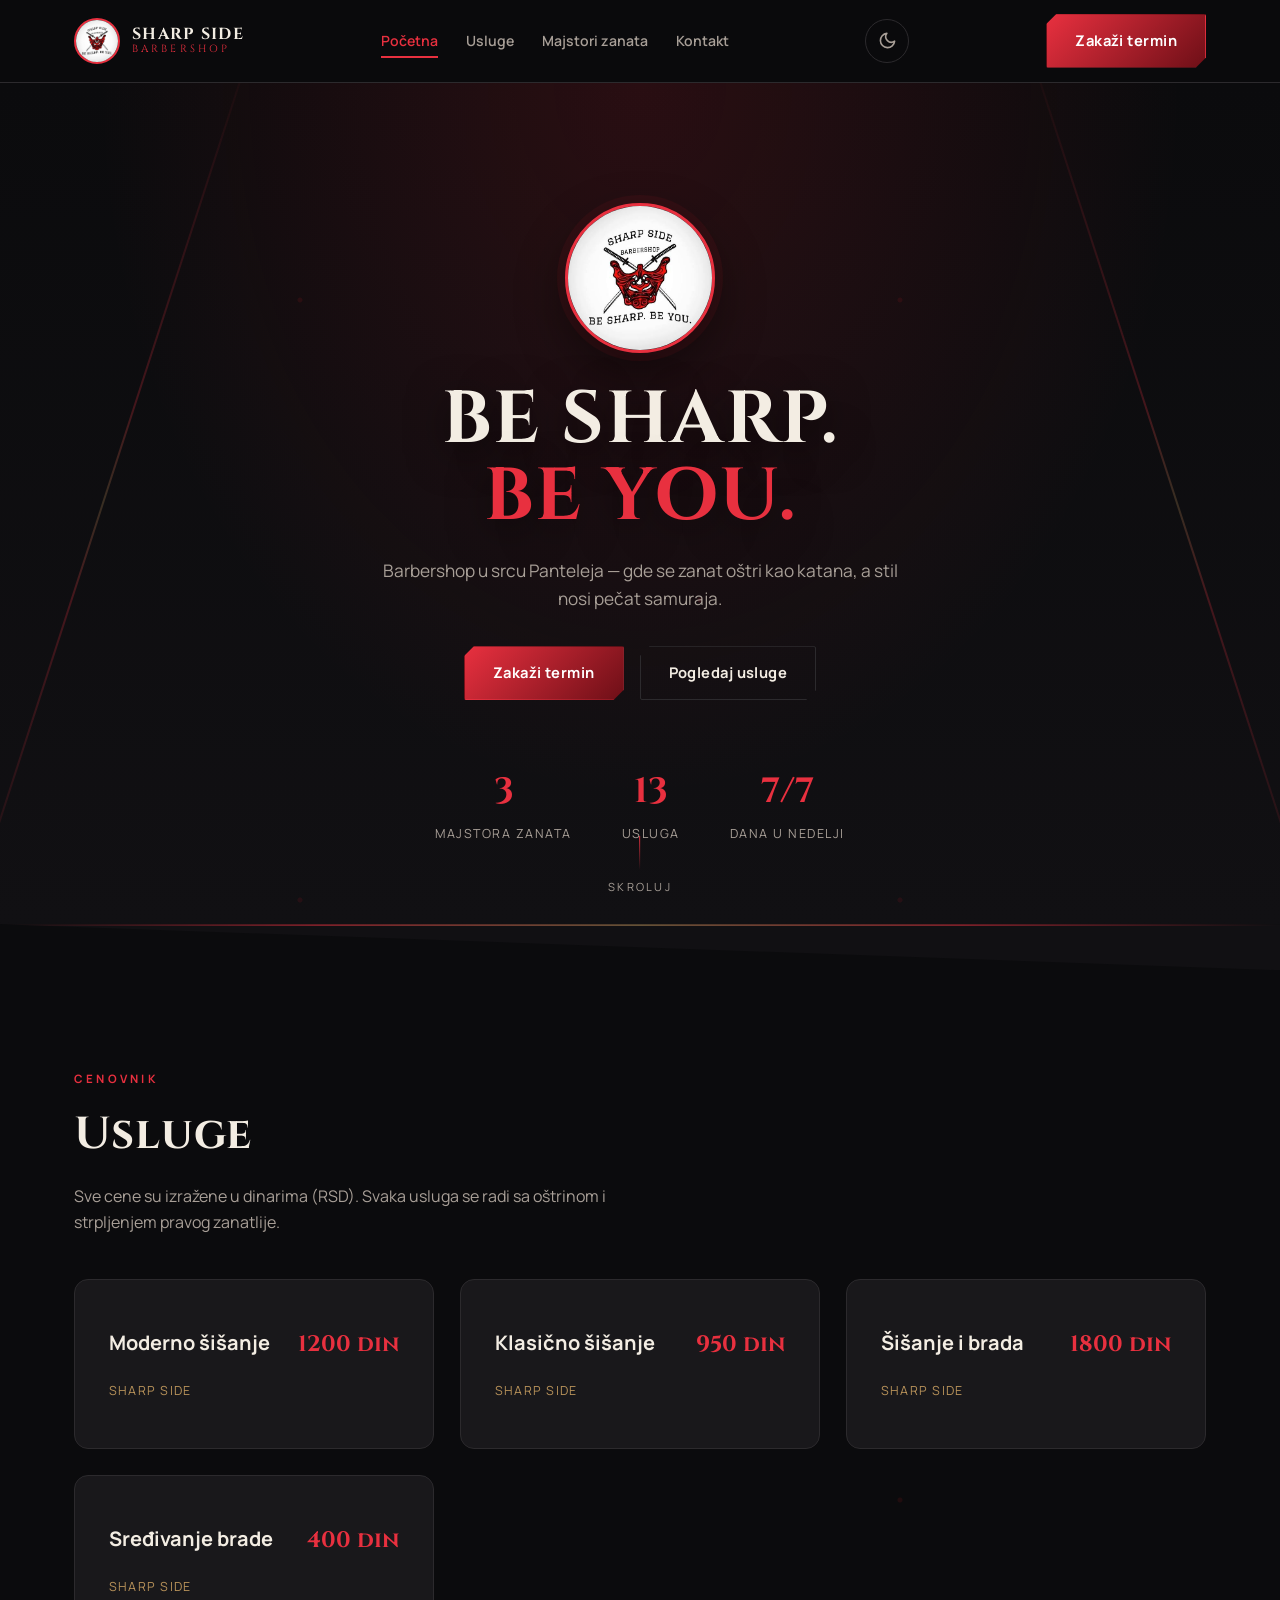
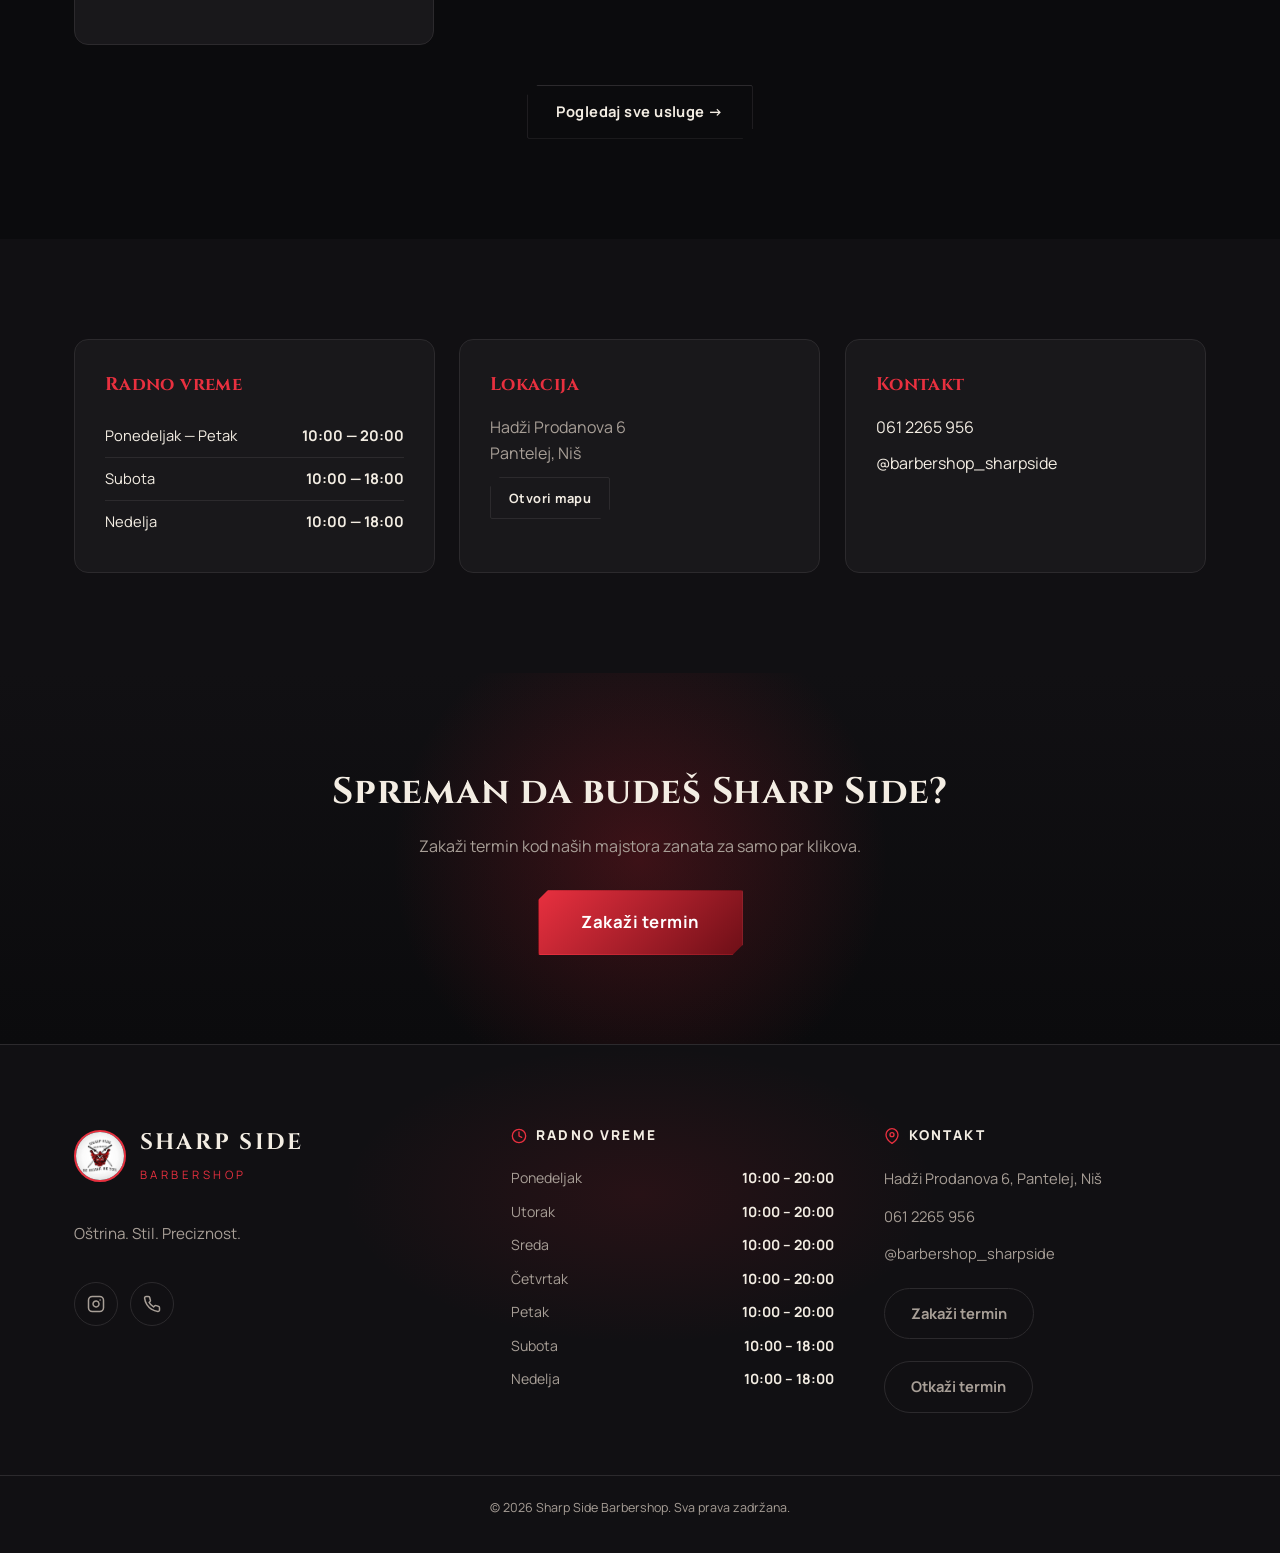
<file: sharpside-website/index.html>
<!DOCTYPE html>
<html lang="sr">
<head>
<meta charset="UTF-8">
<meta name="viewport" content="width=device-width, initial-scale=1.0">
<title>Sharp Side Barbershop Niš | Zakažite šišanje, bradu i tretmane online</title>
<meta name="description" content="Sharp Side Barbershop, Niš (Pantelej) — moderno i klasično šišanje, brada, brijanje vrućim peškirom, tretmani lica. Zakažite termin online za par klikova.">
<meta name="keywords" content="barbershop niš, sharp side, sharp side barbershop, muški frizer niš, šišanje niš, brijanje niš, frizer pantelej">
<meta name="robots" content="index, follow">
<meta name="author" content="Sharp Side Barbershop">
<link rel="canonical" href="https://TVOJ-DOMEN.com/">

<!-- Open Graph (Facebook, Instagram, WhatsApp, Viber preview) -->
<meta property="og:type" content="website">
<meta property="og:site_name" content="Sharp Side Barbershop">
<meta property="og:title" content="Sharp Side Barbershop Niš | Be Sharp. Be You.">
<meta property="og:description" content="Barbershop u Panteleji, Niš — šišanje, brada, brijanje, tretmani. Zakažite termin online.">
<meta property="og:image" content="https://TVOJ-DOMEN.com/logo.png">
<meta property="og:url" content="https://TVOJ-DOMEN.com/">
<meta property="og:locale" content="sr_RS">

<!-- Twitter Card -->
<meta name="twitter:card" content="summary_large_image">
<meta name="twitter:title" content="Sharp Side Barbershop Niš">
<meta name="twitter:description" content="Barbershop u Panteleji, Niš — šišanje, brada, brijanje, tretmani. Zakažite termin online.">
<meta name="twitter:image" content="https://TVOJ-DOMEN.com/logo.png">

<link rel="icon" href="logo.png">
<link rel="preconnect" href="https://fonts.googleapis.com">
<link href="https://fonts.googleapis.com/css2?family=Cinzel:wght@500;600;700;900&family=Manrope:wght@400;500;600;700;800&display=swap" rel="stylesheet">
<link rel="stylesheet" href="style.css">
<noscript><style>body{opacity:1 !important;transform:none !important;}</style></noscript>

<script type="application/ld+json">
{
  "@context": "https://schema.org",
  "@type": "HairSalon",
  "name": "Sharp Side Barbershop",
  "image": "https://TVOJ-DOMEN.com/logo.png",
  "url": "https://TVOJ-DOMEN.com/",
  "telephone": "+381612265956",
  "priceRange": "$$",
  "address": {
    "@type": "PostalAddress",
    "streetAddress": "Hadži Prodanova 6",
    "addressLocality": "Niš",
    "addressRegion": "Pantelej",
    "postalCode": "18000",
    "addressCountry": "RS"
  },
  "openingHoursSpecification": [
    {
      "@type": "OpeningHoursSpecification",
      "dayOfWeek": ["Monday","Tuesday","Wednesday","Thursday","Friday"],
      "opens": "10:00",
      "closes": "20:00"
    },
    {
      "@type": "OpeningHoursSpecification",
      "dayOfWeek": ["Saturday","Sunday"],
      "opens": "10:00",
      "closes": "18:00"
    }
  ],
  "sameAs": ["https://instagram.com/barbershop_sharpside"]
}
</script>
</head>
<body>

<div class="petals" aria-hidden="true"></div>

<!-- ===== HEADER ===== -->
<header class="site-header" id="top">
  <div class="container header-inner">
    <a href="index.html" class="brand">
      <img src="logo.png" alt="Sharp Side Barbershop logo" class="brand-logo">
      <span class="brand-text">
        <strong>SHARP SIDE</strong>
        <em>barbershop</em>
      </span>
    </a>

    <nav class="main-nav" id="mainNav">
      <a href="index.html" class="active">Početna</a>
      <a href="usluge.html">Usluge</a>
      <a href="tim.html">Majstori zanata</a>
      <a href="kontakt.html">Kontakt</a>
    </nav>

        <button class="theme-toggle" id="themeToggle" aria-label="Promeni temu">
      <svg class="icon-sun" viewBox="0 0 24 24" fill="none" stroke="currentColor" stroke-width="2" stroke-linecap="round" stroke-linejoin="round"><circle cx="12" cy="12" r="5"/><line x1="12" y1="1" x2="12" y2="3"/><line x1="12" y1="21" x2="12" y2="23"/><line x1="4.22" y1="4.22" x2="5.64" y2="5.64"/><line x1="18.36" y1="18.36" x2="19.78" y2="19.78"/><line x1="1" y1="12" x2="3" y2="12"/><line x1="21" y1="12" x2="23" y2="12"/><line x1="4.22" y1="19.78" x2="5.64" y2="18.36"/><line x1="18.36" y1="5.64" x2="19.78" y2="4.22"/></svg>
      <svg class="icon-moon" viewBox="0 0 24 24" fill="none" stroke="currentColor" stroke-width="2" stroke-linecap="round" stroke-linejoin="round"><path d="M21 12.79A9 9 0 1 1 11.21 3 7 7 0 0 0 21 12.79z"/></svg>
    </button>

<a href="#zakazivanje" class="btn btn-primary nav-cta">Zakaži termin</a>

    <button class="burger" id="burger" aria-label="Meni">
      <span></span><span></span><span></span>
    </button>
  </div>
</header>

<!-- ===== HERO ===== -->
<section class="hero">
  <div class="hero-katana-left" aria-hidden="true"></div>
  <div class="hero-katana-right" aria-hidden="true"></div>
  <div class="container hero-inner">
    <img src="logo.png" alt="Sharp Side Barbershop" class="hero-logo">
    <h1>BE SHARP.<br><span>BE YOU.</span></h1>
    <p class="hero-sub">Barbershop u srcu Panteleja — gde se zanat oštri kao katana, a stil nosi pečat samuraja.</p>
    <div class="hero-actions">
      <a href="#zakazivanje" class="btn btn-primary">Zakaži termin</a>
      <a href="usluge.html" class="btn btn-ghost">Pogledaj usluge</a>
    </div>

    <div class="hero-stats">
      <div class="stat">
        <span class="stat-num">3</span>
        <span class="stat-label">majstora zanata</span>
      </div>
      <div class="stat">
        <span class="stat-num">13</span>
        <span class="stat-label">usluga</span>
      </div>
      <div class="stat">
        <span class="stat-num">7/7</span>
        <span class="stat-label">dana u nedelji</span>
      </div>
    </div>
  </div>
  <div class="scroll-cue" aria-hidden="true"><span></span>Skroluj</div>
</section>

<div class="divider-blade" aria-hidden="true"></div>

<!-- ===== USLUGE PREVIEW ===== -->
<section id="usluge" class="section">
  <div class="container">
    <p class="eyebrow">Cenovnik</p>
    <h2 class="section-title">Usluge</h2>
    <p class="section-sub">Sve cene su izražene u dinarima (RSD). Svaka usluga se radi sa oštrinom i strpljenjem pravog zanatlije.</p>

    <div class="services-grid" id="servicesGridPreview">
      <!-- popunjeno JS-om: prve 4 usluge -->
    </div>

    <div class="view-all-wrap">
      <a href="usluge.html" class="btn btn-ghost">Pogledaj sve usluge →</a>
    </div>
  </div>
</section>

<div class="divider-blade flip booking-hidden" id="dividerBeforeBooking" aria-hidden="true"></div>

<!-- ===== ZAKAZIVANJE ===== -->
<section id="zakazivanje" class="section booking-hidden">
  <div class="container">
    <p class="eyebrow">Rezervacija</p>
    <h2 class="section-title">Zakaži termin</h2>
    <p class="section-sub">Izaberi uslugu, majstora, datum i slobodan termin — u par klikova.</p>

    <div class="booking-card">
      <div class="steps-bar">
        <div class="step-pill active" data-step="1"><span>1</span>Usluga</div>
        <div class="step-pill" data-step="2"><span>2</span>Majstor</div>
        <div class="step-pill" data-step="3"><span>3</span>Termin</div>
        <div class="step-pill" data-step="4"><span>4</span>Podaci</div>
      </div>

      <div class="step-panel active" data-panel="1">
        <h3>Izaberi uslugu</h3>
        <div class="option-grid" id="bookServiceGrid"></div>
      </div>

      <div class="step-panel" data-panel="2">
        <h3>Izaberi majstora</h3>
        <div class="option-grid barbers" id="bookBarberGrid"></div>
      </div>

      <div class="step-panel" data-panel="3">
        <h3>Izaberi datum i vreme</h3>
        <div class="field">
          <span>Datum</span>
          <div class="date-strip" id="dateStrip"></div>
        </div>
        <p class="hint" id="hoursHint"></p>
        <div class="slots-grid" id="slotsGrid">
          <p class="muted">Izaberi datum da vidiš slobodne termine.</p>
        </div>
      </div>

      <div class="step-panel" data-panel="4">
        <h3>Tvoji podaci</h3>
        <div class="form-grid">
          <label class="field">
            <span>Ime i prezime</span>
            <input type="text" id="custName" placeholder="Npr. Marko Marković">
          </label>
          <label class="field">
            <span>Broj telefona</span>
            <input type="tel" id="custPhone" placeholder="06X XXX XXXX">
          </label>
        </div>

        <div class="summary-box" id="summaryBox">
          <p class="muted">Popuni prethodne korake da vidiš pregled termina.</p>
        </div>

        <button class="btn btn-primary btn-block" id="confirmBtn" disabled>Potvrdi zakazivanje</button>
        <p class="hint">Klikom na dugme otvara se WhatsApp sa spremnom porukom za Sharp Side tim — termin se konačno potvrđuje kad ti se javimo.</p>
      </div>

      <div class="booking-nav">
        <button class="btn btn-ghost" id="prevStep" disabled>Nazad</button>
        <button class="btn btn-primary" id="nextStep">Dalje</button>
      </div>

      <div class="success-panel" id="successPanel">
        <div class="success-icon">刀</div>
        <h3>Zahtev je spreman!</h3>
        <p id="successText"></p>
        <button class="btn btn-ghost" id="resetBooking">Zakaži novi termin</button>
      </div>
    </div>
  </div>
</section>

<div class="divider-blade flip booking-hidden" id="dividerAfterBooking" aria-hidden="true"></div>

<!-- ===== O NAMA / RADNO VREME / LOKACIJA / KONTAKT ===== -->
<section id="o-nama" class="section section-alt">
  <div class="container info-grid">
    <div class="info-card">
      <h3>Radno vreme</h3>
      <ul class="hours-list">
        <li><span>Ponedeljak — Petak</span><strong>10:00 — 20:00</strong></li>
        <li><span>Subota</span><strong>10:00 — 18:00</strong></li>
        <li><span>Nedelja</span><strong>10:00 — 18:00</strong></li>
      </ul>
    </div>
    <div class="info-card">
      <h3>Lokacija</h3>
      <p class="addr">Hadži Prodanova 6<br>Pantelej, Niš</p>
      <a class="btn btn-ghost btn-small" href="https://www.google.com/maps/search/?api=1&query=Hadzi%20Prodanova%206%20Pantelej%20Nis" target="_blank" rel="noopener">Otvori mapu</a>
    </div>
    <div class="info-card">
      <h3>Kontakt</h3>
      <p><a href="tel:+381612265956">061 2265 956</a></p>
      <p><a href="https://instagram.com/barbershop_sharpside" target="_blank" rel="noopener">@barbershop_sharpside</a></p>
    </div>
  </div>
</section>

<!-- ===== GLOW CTA ===== -->
<section class="cta-glow">
  <div class="container">
    <h2>Spreman da budeš Sharp Side?</h2>
    <p>Zakaži termin kod naših majstora zanata za samo par klikova.</p>
    <a href="#zakazivanje" class="btn btn-primary btn-glow">Zakaži termin</a>
  </div>
</section>

<!-- ===== FOOTER ===== -->
<footer class="site-footer">
  <div class="container footer-inner">
    <div class="footer-brand-block">
      <div class="footer-brand">
        <img src="logo.png" alt="Sharp Side logo" class="footer-logo">
        <div class="footer-brand-text">
          <strong>SHARP SIDE</strong>
          <em>barbershop</em>
        </div>
      </div>
      <p class="footer-tagline">Oštrina. Stil. Preciznost.</p>
      <div class="footer-social-icons">
        <a class="footer-icon-btn" href="https://instagram.com/barbershop_sharpside" target="_blank" rel="noopener" aria-label="Instagram">
          <svg viewBox="0 0 24 24" fill="none" stroke="currentColor" stroke-width="2" stroke-linecap="round" stroke-linejoin="round"><rect x="2" y="2" width="20" height="20" rx="5" ry="5"/><path d="M16 11.37A4 4 0 1 1 12.63 8 4 4 0 0 1 16 11.37z"/><line x1="17.5" y1="6.5" x2="17.51" y2="6.5"/></svg>
        </a>
        <a class="footer-icon-btn" href="tel:+381612265956" aria-label="Telefon">
          <svg viewBox="0 0 24 24" fill="none" stroke="currentColor" stroke-width="2" stroke-linecap="round" stroke-linejoin="round"><path d="M22 16.92v3a2 2 0 0 1-2.18 2 19.79 19.79 0 0 1-8.63-3.07 19.5 19.5 0 0 1-6-6 19.79 19.79 0 0 1-3.07-8.67A2 2 0 0 1 4.11 2h3a2 2 0 0 1 2 1.72c.127.96.361 1.903.7 2.81a2 2 0 0 1-.45 2.11L8.09 9.91a16 16 0 0 0 6 6l1.27-1.27a2 2 0 0 1 2.11-.45c.907.339 1.85.573 2.81.7A2 2 0 0 1 22 16.92z"/></svg>
        </a>
      </div>
    </div>

    <div class="footer-col">
      <h4><svg viewBox="0 0 24 24" fill="none" stroke="currentColor" stroke-width="2" stroke-linecap="round" stroke-linejoin="round"><circle cx="12" cy="12" r="10"/><polyline points="12 6 12 12 16 14"/></svg>Radno vreme</h4>
      <ul class="footer-hours-list">
        <li><span>Ponedeljak</span><strong>10:00 – 20:00</strong></li>
        <li><span>Utorak</span><strong>10:00 – 20:00</strong></li>
        <li><span>Sreda</span><strong>10:00 – 20:00</strong></li>
        <li><span>Četvrtak</span><strong>10:00 – 20:00</strong></li>
        <li><span>Petak</span><strong>10:00 – 20:00</strong></li>
        <li><span>Subota</span><strong>10:00 – 18:00</strong></li>
        <li><span>Nedelja</span><strong>10:00 – 18:00</strong></li>
      </ul>
    </div>

    <div class="footer-col">
      <h4><svg viewBox="0 0 24 24" fill="none" stroke="currentColor" stroke-width="2" stroke-linecap="round" stroke-linejoin="round"><path d="M21 10c0 7-9 13-9 13s-9-6-9-13a9 9 0 0 1 18 0z"/><circle cx="12" cy="10" r="3"/></svg>Kontakt</h4>
      <div class="footer-contact-list">
        <span>Hadži Prodanova 6, Pantelej, Niš</span>
        <a href="tel:+381612265956">061 2265 956</a>
        <a href="https://instagram.com/barbershop_sharpside" target="_blank" rel="noopener">@barbershop_sharpside</a>
        <a href="#zakazivanje" class="footer-cta-btn">Zakaži termin</a>
        <a href="otkazi.html" class="footer-cta-btn">Otkaži termin</a>
      </div>
    </div>
  </div>
  <p class="footer-bottom">© <span id="year"></span> Sharp Side Barbershop. Sva prava zadržana.</p>
</footer>

<script src="supabase-config.js"></script>
<script src="script.js"></script>
</body>
</html>
</file>
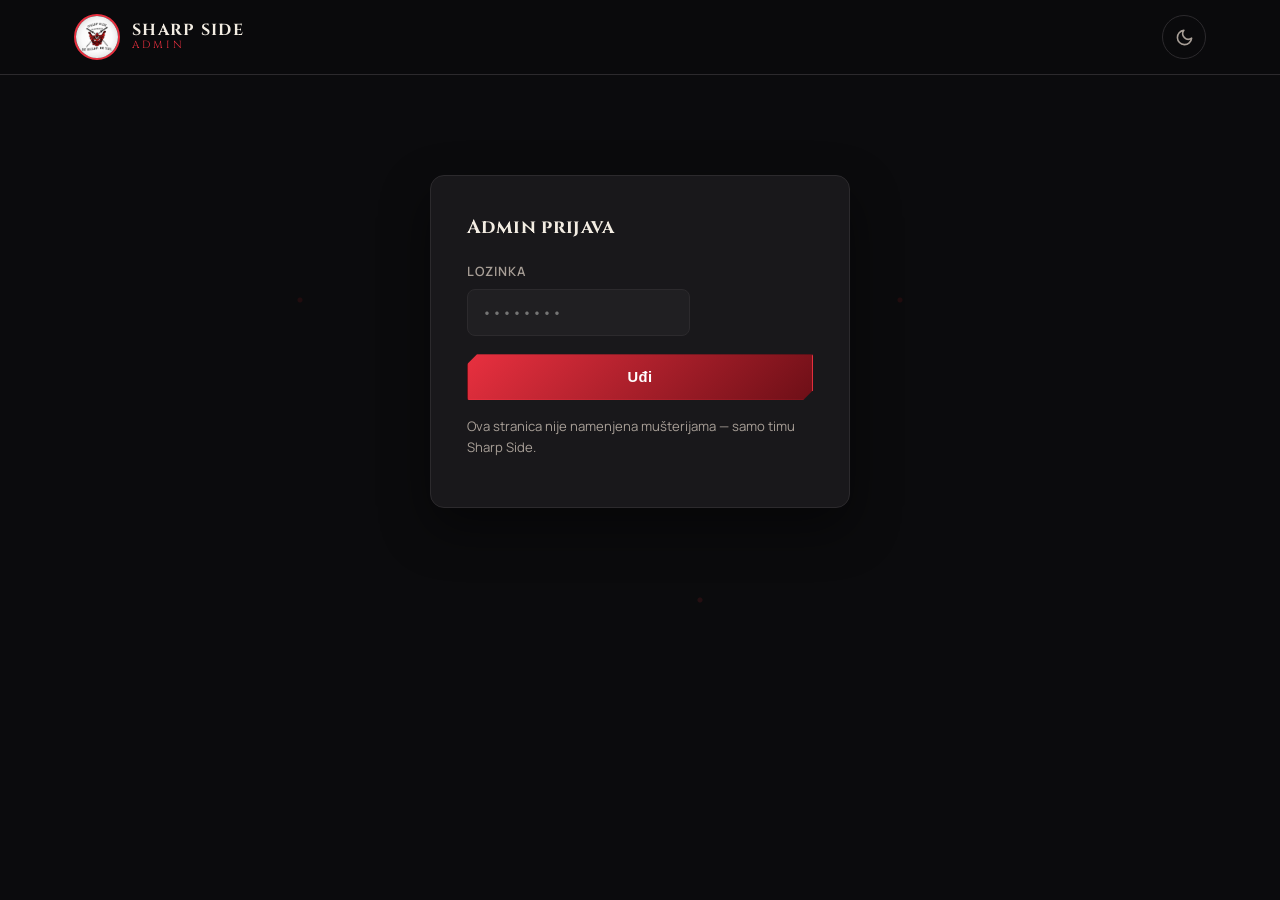
<file: sharpside-website/admin.html>
<!DOCTYPE html>
<html lang="sr">
<head>
<meta charset="UTF-8">
<meta name="viewport" content="width=device-width, initial-scale=1.0">
<title>Admin kalendar | Sharp Side Barbershop</title>
<meta name="robots" content="noindex, nofollow">
<link rel="icon" href="logo.png">
<link rel="preconnect" href="https://fonts.googleapis.com">
<link href="https://fonts.googleapis.com/css2?family=Cinzel:wght@500;600;700;900&family=Manrope:wght@400;500;600;700;800&display=swap" rel="stylesheet">
<link rel="stylesheet" href="style.css">
<noscript><style>body{opacity:1 !important;transform:none !important;}</style></noscript>
</head>
<body>

<div class="petals" aria-hidden="true"></div>

<!-- ===== HEADER ===== -->
<header class="site-header">
  <div class="container header-inner">
    <a href="index.html" class="brand">
      <img src="logo.png" alt="Sharp Side Barbershop logo" class="brand-logo">
      <span class="brand-text">
        <strong>SHARP SIDE</strong>
        <em>admin</em>
      </span>
    </a>

    <button class="theme-toggle" id="themeToggle" aria-label="Promeni temu">
      <svg class="icon-sun" viewBox="0 0 24 24" fill="none" stroke="currentColor" stroke-width="2" stroke-linecap="round" stroke-linejoin="round"><circle cx="12" cy="12" r="5"/><line x1="12" y1="1" x2="12" y2="3"/><line x1="12" y1="21" x2="12" y2="23"/><line x1="4.22" y1="4.22" x2="5.64" y2="5.64"/><line x1="18.36" y1="18.36" x2="19.78" y2="19.78"/><line x1="1" y1="12" x2="3" y2="12"/><line x1="21" y1="12" x2="23" y2="12"/><line x1="4.22" y1="19.78" x2="5.64" y2="18.36"/><line x1="18.36" y1="5.64" x2="19.78" y2="4.22"/></svg>
      <svg class="icon-moon" viewBox="0 0 24 24" fill="none" stroke="currentColor" stroke-width="2" stroke-linecap="round" stroke-linejoin="round"><path d="M21 12.79A9 9 0 1 1 11.21 3 7 7 0 0 0 21 12.79z"/></svg>
    </button>
  </div>
</header>

<!-- ===== LOGIN GATE ===== -->
<section class="section" id="adminLoginSection">
  <div class="container">
    <div class="cancel-card" style="max-width:420px;">
      <h3>Admin prijava</h3>
      <div class="form-grid">
        <label class="field">
          <span>Lozinka</span>
          <input type="password" id="adminPassword" placeholder="••••••••">
        </label>
      </div>
      <button type="button" class="btn btn-primary btn-block" id="adminLoginBtn">Uđi</button>
      <p class="cancel-note">Ova stranica nije namenjena mušterijama — samo timu Sharp Side.</p>
    </div>
  </div>
</section>

<!-- ===== ADMIN KALENDAR (skriveno dok se ne uloguje) ===== -->
<section class="section" id="adminCalendarSection" style="display:none;">
  <div class="container">
    <p class="eyebrow">Raspored</p>
    <h2 class="section-title">Admin kalendar</h2>
    <p class="section-sub">Svi zakazani termini po nedelji. Prazna polja između termina su tvoja pauza.</p>

    <div class="admin-controls">
      <div class="admin-week-nav">
        <button class="btn btn-ghost btn-small" id="prevWeekBtn">← Prethodna</button>
        <span id="weekRangeLabel" class="admin-week-label"></span>
        <button class="btn btn-ghost btn-small" id="nextWeekBtn">Sledeća →</button>
      </div>
      <div class="admin-barber-filter" id="barberFilter">
        <button class="filter-pill active" data-barber="all">Svi</button>
        <button class="filter-pill" data-barber="aleksandra">Aleksandra</button>
        <button class="filter-pill" data-barber="nikola">Nikola</button>
        <button class="filter-pill" data-barber="dimitrije">Dimitrije</button>
      </div>
    </div>

    <div id="adminWeekGrid" class="admin-week-grid"></div>
  </div>
</section>

<script src="supabase-config.js"></script>
<script src="admin.js"></script>
</body>
</html>
</file>
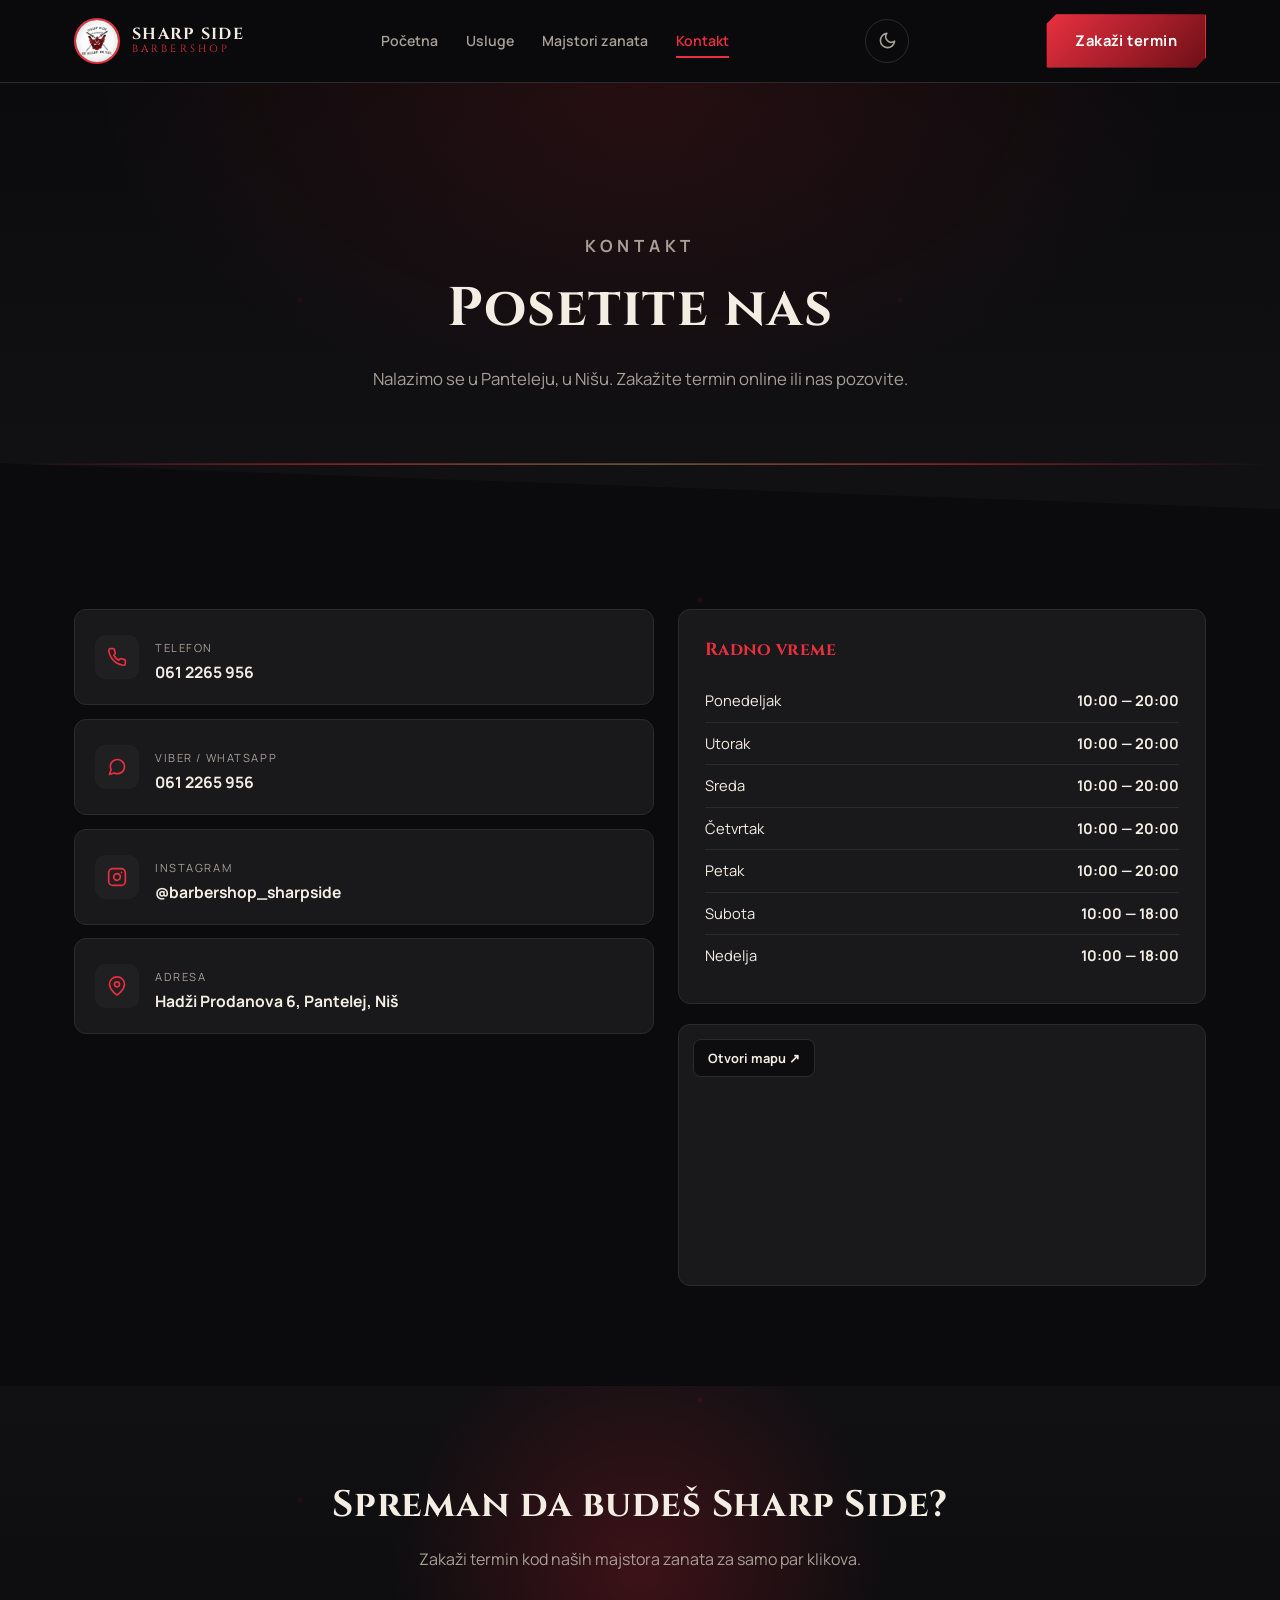
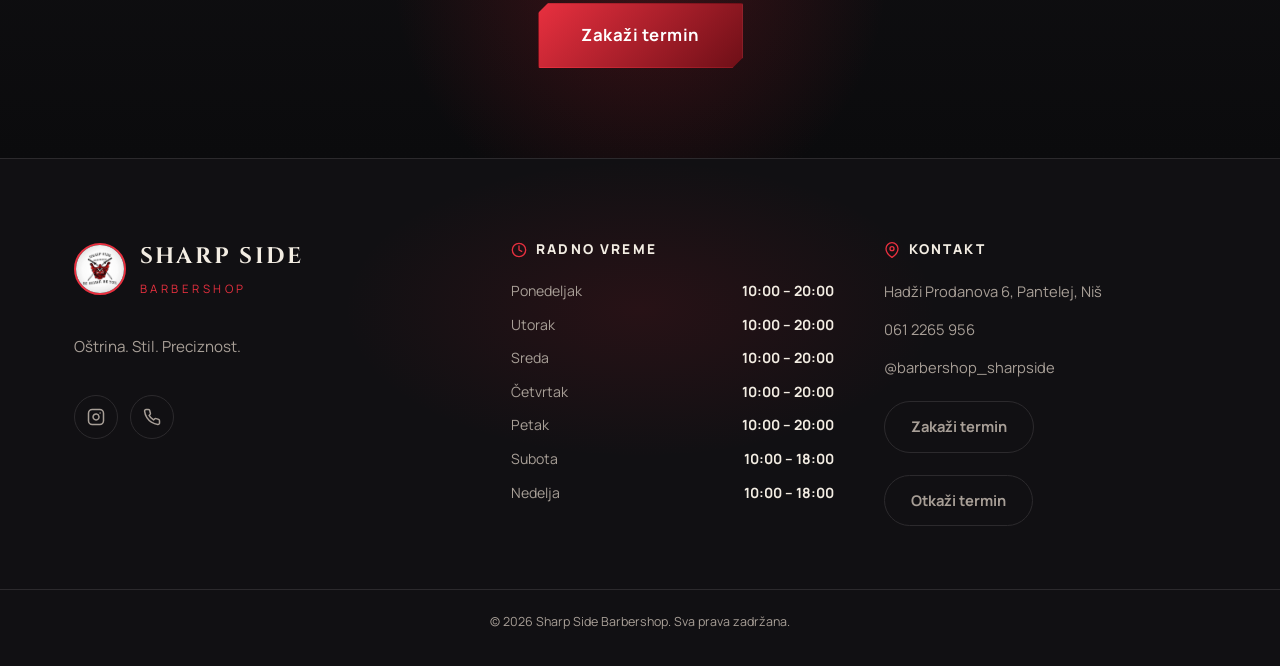
<file: sharpside-website/kontakt.html>
<!DOCTYPE html>
<html lang="sr">
<head>
<meta charset="UTF-8">
<meta name="viewport" content="width=device-width, initial-scale=1.0">
<title>Kontakt i lokacija | Sharp Side Barbershop Niš, Pantelej</title>
<meta name="description" content="Posetite Sharp Side Barbershop u Nišu — Hadži Prodanova 6, Pantelej. Pozovite 061 2265 956 ili zakažite termin online.">
<meta name="keywords" content="sharp side barbershop kontakt, barbershop pantelej niš, frizer hadži prodanova, sharp side adresa">
<meta name="robots" content="index, follow">
<link rel="canonical" href="https://TVOJ-DOMEN.com/kontakt.html">

<meta property="og:type" content="website">
<meta property="og:site_name" content="Sharp Side Barbershop">
<meta property="og:title" content="Kontakt | Sharp Side Barbershop">
<meta property="og:description" content="Hadži Prodanova 6, Pantelej, Niš. Pozovite ili zakažite termin online.">
<meta property="og:image" content="https://TVOJ-DOMEN.com/logo.png">
<meta property="og:url" content="https://TVOJ-DOMEN.com/kontakt.html">
<meta property="og:locale" content="sr_RS">

<link rel="icon" href="logo.png">
<link rel="preconnect" href="https://fonts.googleapis.com">
<link href="https://fonts.googleapis.com/css2?family=Cinzel:wght@500;600;700;900&family=Manrope:wght@400;500;600;700;800&display=swap" rel="stylesheet">
<link rel="stylesheet" href="style.css">
<noscript><style>body{opacity:1 !important;transform:none !important;}</style></noscript>

<script type="application/ld+json">
{
  "@context": "https://schema.org",
  "@type": "HairSalon",
  "name": "Sharp Side Barbershop",
  "image": "https://TVOJ-DOMEN.com/logo.png",
  "url": "https://TVOJ-DOMEN.com/kontakt.html",
  "telephone": "+381612265956",
  "priceRange": "$$",
  "address": {
    "@type": "PostalAddress",
    "streetAddress": "Hadži Prodanova 6",
    "addressLocality": "Niš",
    "addressRegion": "Pantelej",
    "postalCode": "18000",
    "addressCountry": "RS"
  },
  "openingHoursSpecification": [
    {
      "@type": "OpeningHoursSpecification",
      "dayOfWeek": ["Monday","Tuesday","Wednesday","Thursday","Friday"],
      "opens": "10:00",
      "closes": "20:00"
    },
    {
      "@type": "OpeningHoursSpecification",
      "dayOfWeek": ["Saturday","Sunday"],
      "opens": "10:00",
      "closes": "18:00"
    }
  ],
  "sameAs": ["https://instagram.com/barbershop_sharpside"]
}
</script>
</head>
<body>

<div class="petals" aria-hidden="true"></div>

<!-- ===== HEADER ===== -->
<header class="site-header">
  <div class="container header-inner">
    <a href="index.html" class="brand">
      <img src="logo.png" alt="Sharp Side Barbershop logo" class="brand-logo">
      <span class="brand-text">
        <strong>SHARP SIDE</strong>
        <em>barbershop</em>
      </span>
    </a>

    <nav class="main-nav" id="mainNav">
      <a href="index.html">Početna</a>
      <a href="usluge.html">Usluge</a>
      <a href="tim.html">Majstori zanata</a>
      <a href="kontakt.html" class="active">Kontakt</a>
    </nav>

        <button class="theme-toggle" id="themeToggle" aria-label="Promeni temu">
      <svg class="icon-sun" viewBox="0 0 24 24" fill="none" stroke="currentColor" stroke-width="2" stroke-linecap="round" stroke-linejoin="round"><circle cx="12" cy="12" r="5"/><line x1="12" y1="1" x2="12" y2="3"/><line x1="12" y1="21" x2="12" y2="23"/><line x1="4.22" y1="4.22" x2="5.64" y2="5.64"/><line x1="18.36" y1="18.36" x2="19.78" y2="19.78"/><line x1="1" y1="12" x2="3" y2="12"/><line x1="21" y1="12" x2="23" y2="12"/><line x1="4.22" y1="19.78" x2="5.64" y2="18.36"/><line x1="18.36" y1="5.64" x2="19.78" y2="4.22"/></svg>
      <svg class="icon-moon" viewBox="0 0 24 24" fill="none" stroke="currentColor" stroke-width="2" stroke-linecap="round" stroke-linejoin="round"><path d="M21 12.79A9 9 0 1 1 11.21 3 7 7 0 0 0 21 12.79z"/></svg>
    </button>

<a href="index.html#zakazivanje" class="btn btn-primary nav-cta">Zakaži termin</a>

    <button class="burger" id="burger" aria-label="Meni">
      <span></span><span></span><span></span>
    </button>
  </div>
</header>

<!-- ===== PAGE HERO ===== -->
<section class="page-hero">
  <div class="container">
    <p class="eyebrow">Kontakt</p>
    <h1>Posetite nas</h1>
    <p>Nalazimo se u Panteleju, u Nišu. Zakažite termin online ili nas pozovite.</p>
  </div>
</section>

<div class="divider-blade" aria-hidden="true"></div>

<!-- ===== KONTAKT SADRŽAJ ===== -->
<section class="section">
  <div class="container contact-grid">

    <!-- LEVA STRANA: kontakt kartice -->
    <div class="contact-cards">
      <div class="contact-row">
        <span class="icon-box">
          <svg viewBox="0 0 24 24" fill="none" stroke="currentColor" stroke-width="2" stroke-linecap="round" stroke-linejoin="round"><path d="M22 16.92v3a2 2 0 0 1-2.18 2 19.79 19.79 0 0 1-8.63-3.07 19.5 19.5 0 0 1-6-6 19.79 19.79 0 0 1-3.07-8.67A2 2 0 0 1 4.11 2h3a2 2 0 0 1 2 1.72c.127.96.361 1.903.7 2.81a2 2 0 0 1-.45 2.11L8.09 9.91a16 16 0 0 0 6 6l1.27-1.27a2 2 0 0 1 2.11-.45c.907.339 1.85.573 2.81.7A2 2 0 0 1 22 16.92z"/></svg>
        </span>
        <div>
          <p class="c-label">Telefon</p>
          <a class="c-value" href="tel:+381612265956">061 2265 956</a>
        </div>
      </div>

      <div class="contact-row">
        <span class="icon-box">
          <svg viewBox="0 0 24 24" fill="none" stroke="currentColor" stroke-width="2" stroke-linecap="round" stroke-linejoin="round"><path d="M21 11.5a8.38 8.38 0 0 1-.9 3.8 8.5 8.5 0 0 1-7.6 4.7 8.38 8.38 0 0 1-3.8-.9L3 21l1.9-5.7a8.38 8.38 0 0 1-.9-3.8 8.5 8.5 0 0 1 4.7-7.6 8.38 8.38 0 0 1 3.8-.9h.5a8.48 8.48 0 0 1 8 8v.5z"/></svg>
        </span>
        <div>
          <p class="c-label">Viber / WhatsApp</p>
          <a class="c-value" href="https://wa.me/381612265956" target="_blank" rel="noopener">061 2265 956</a>
        </div>
      </div>

      <div class="contact-row">
        <span class="icon-box">
          <svg viewBox="0 0 24 24" fill="none" stroke="currentColor" stroke-width="2" stroke-linecap="round" stroke-linejoin="round"><rect x="2" y="2" width="20" height="20" rx="5" ry="5"/><path d="M16 11.37A4 4 0 1 1 12.63 8 4 4 0 0 1 16 11.37z"/><line x1="17.5" y1="6.5" x2="17.51" y2="6.5"/></svg>
        </span>
        <div>
          <p class="c-label">Instagram</p>
          <a class="c-value" href="https://instagram.com/barbershop_sharpside" target="_blank" rel="noopener">@barbershop_sharpside</a>
        </div>
      </div>

      <div class="contact-row">
        <span class="icon-box">
          <svg viewBox="0 0 24 24" fill="none" stroke="currentColor" stroke-width="2" stroke-linecap="round" stroke-linejoin="round"><path d="M21 10c0 7-9 13-9 13s-9-6-9-13a9 9 0 0 1 18 0z"/><circle cx="12" cy="10" r="3"/></svg>
        </span>
        <div>
          <p class="c-label">Adresa</p>
          <span class="c-value">Hadži Prodanova 6, Pantelej, Niš</span>
        </div>
      </div>
    </div>

    <!-- DESNA STRANA: radno vreme + mapa -->
    <div class="contact-side">
      <div class="hours-card">
        <h3>Radno vreme</h3>
        <ul class="hours-list">
          <li><span>Ponedeljak</span><strong>10:00 — 20:00</strong></li>
          <li><span>Utorak</span><strong>10:00 — 20:00</strong></li>
          <li><span>Sreda</span><strong>10:00 — 20:00</strong></li>
          <li><span>Četvrtak</span><strong>10:00 — 20:00</strong></li>
          <li><span>Petak</span><strong>10:00 — 20:00</strong></li>
          <li><span>Subota</span><strong>10:00 — 18:00</strong></li>
          <li><span>Nedelja</span><strong>10:00 — 18:00</strong></li>
        </ul>
      </div>

      <div class="map-card">
        <a class="map-open-link" href="https://www.google.com/maps/search/?api=1&query=Hadzi%20Prodanova%206%20Pantelej%20Nis" target="_blank" rel="noopener">Otvori mapu ↗</a>
        <iframe
          src="https://www.google.com/maps?q=Hadzi+Prodanova+6,+Pantelej,+Nis&output=embed"
          allowfullscreen="" loading="lazy" referrerpolicy="no-referrer-when-downgrade"
          title="Sharp Side Barbershop lokacija na mapi">
        </iframe>
      </div>
    </div>

  </div>
</section>

<!-- ===== GLOW CTA ===== -->
<section class="cta-glow">
  <div class="container">
    <h2>Spreman da budeš Sharp Side?</h2>
    <p>Zakaži termin kod naših majstora zanata za samo par klikova.</p>
    <a href="index.html#zakazivanje" class="btn btn-primary btn-glow">Zakaži termin</a>
  </div>
</section>

<!-- ===== FOOTER ===== -->
<footer class="site-footer">
  <div class="container footer-inner">
<div class="footer-brand-block">
      <div class="footer-brand">
        <img src="logo.png" alt="Sharp Side logo" class="footer-logo">
        <div class="footer-brand-text">
          <strong>SHARP SIDE</strong>
          <em>barbershop</em>
        </div>
      </div>
      <p class="footer-tagline">Oštrina. Stil. Preciznost.</p>
      <div class="footer-social-icons">
        <a class="footer-icon-btn" href="https://instagram.com/barbershop_sharpside" target="_blank" rel="noopener" aria-label="Instagram">
          <svg viewBox="0 0 24 24" fill="none" stroke="currentColor" stroke-width="2" stroke-linecap="round" stroke-linejoin="round"><rect x="2" y="2" width="20" height="20" rx="5" ry="5"/><path d="M16 11.37A4 4 0 1 1 12.63 8 4 4 0 0 1 16 11.37z"/><line x1="17.5" y1="6.5" x2="17.51" y2="6.5"/></svg>
        </a>
        <a class="footer-icon-btn" href="tel:+381612265956" aria-label="Telefon">
          <svg viewBox="0 0 24 24" fill="none" stroke="currentColor" stroke-width="2" stroke-linecap="round" stroke-linejoin="round"><path d="M22 16.92v3a2 2 0 0 1-2.18 2 19.79 19.79 0 0 1-8.63-3.07 19.5 19.5 0 0 1-6-6 19.79 19.79 0 0 1-3.07-8.67A2 2 0 0 1 4.11 2h3a2 2 0 0 1 2 1.72c.127.96.361 1.903.7 2.81a2 2 0 0 1-.45 2.11L8.09 9.91a16 16 0 0 0 6 6l1.27-1.27a2 2 0 0 1 2.11-.45c.907.339 1.85.573 2.81.7A2 2 0 0 1 22 16.92z"/></svg>
        </a>
      </div>
    </div>

    <div class="footer-col">
      <h4><svg viewBox="0 0 24 24" fill="none" stroke="currentColor" stroke-width="2" stroke-linecap="round" stroke-linejoin="round"><circle cx="12" cy="12" r="10"/><polyline points="12 6 12 12 16 14"/></svg>Radno vreme</h4>
      <ul class="footer-hours-list">
        <li><span>Ponedeljak</span><strong>10:00 – 20:00</strong></li>
        <li><span>Utorak</span><strong>10:00 – 20:00</strong></li>
        <li><span>Sreda</span><strong>10:00 – 20:00</strong></li>
        <li><span>Četvrtak</span><strong>10:00 – 20:00</strong></li>
        <li><span>Petak</span><strong>10:00 – 20:00</strong></li>
        <li><span>Subota</span><strong>10:00 – 18:00</strong></li>
        <li><span>Nedelja</span><strong>10:00 – 18:00</strong></li>
      </ul>
    </div>

    <div class="footer-col">
      <h4><svg viewBox="0 0 24 24" fill="none" stroke="currentColor" stroke-width="2" stroke-linecap="round" stroke-linejoin="round"><path d="M21 10c0 7-9 13-9 13s-9-6-9-13a9 9 0 0 1 18 0z"/><circle cx="12" cy="10" r="3"/></svg>Kontakt</h4>
      <div class="footer-contact-list">
        <span>Hadži Prodanova 6, Pantelej, Niš</span>
        <a href="tel:+381612265956">061 2265 956</a>
        <a href="https://instagram.com/barbershop_sharpside" target="_blank" rel="noopener">@barbershop_sharpside</a>
        <a href="index.html#zakazivanje" class="footer-cta-btn">Zakaži termin</a>
        <a href="otkazi.html" class="footer-cta-btn">Otkaži termin</a>
      </div>
    </div>
  </div>
  <p class="footer-bottom">© <span id="year"></span> Sharp Side Barbershop. Sva prava zadržana.</p>
</footer>

<script src="script.js"></script>
</body>
</html>
</file>
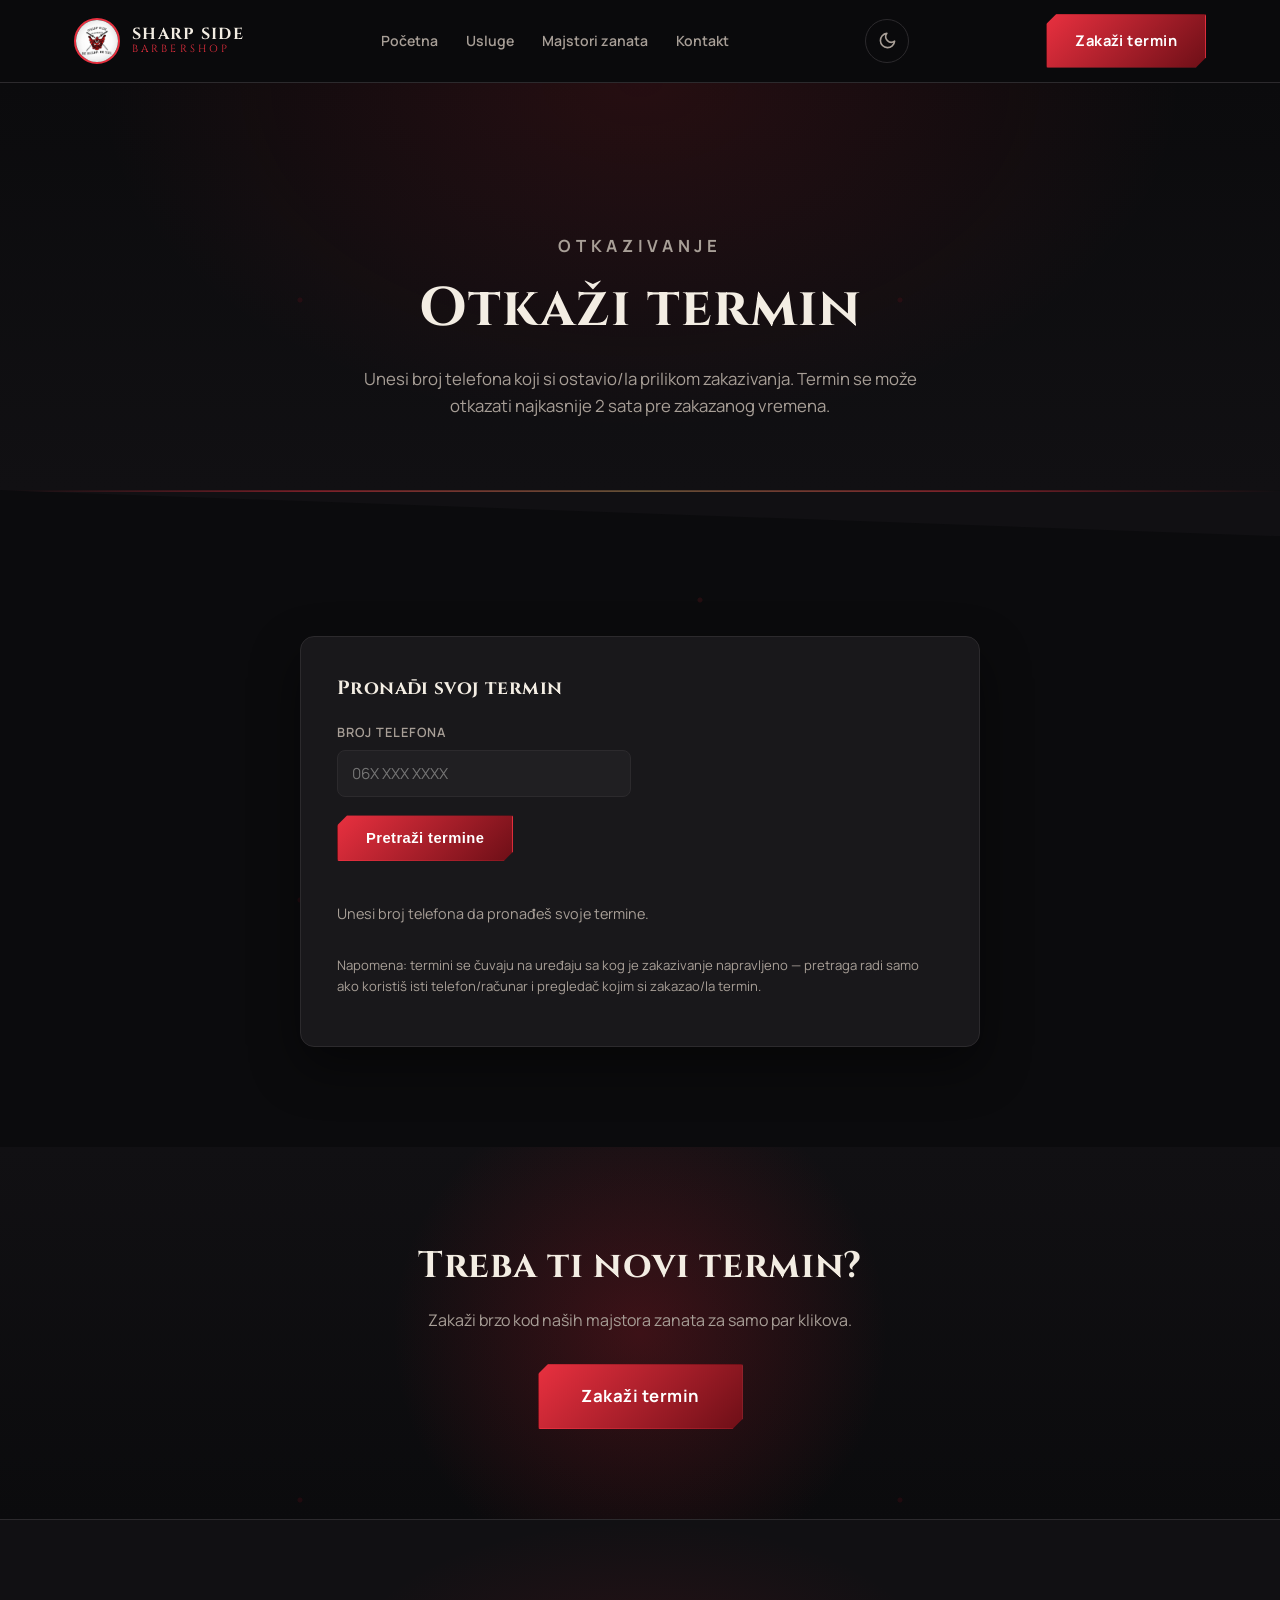
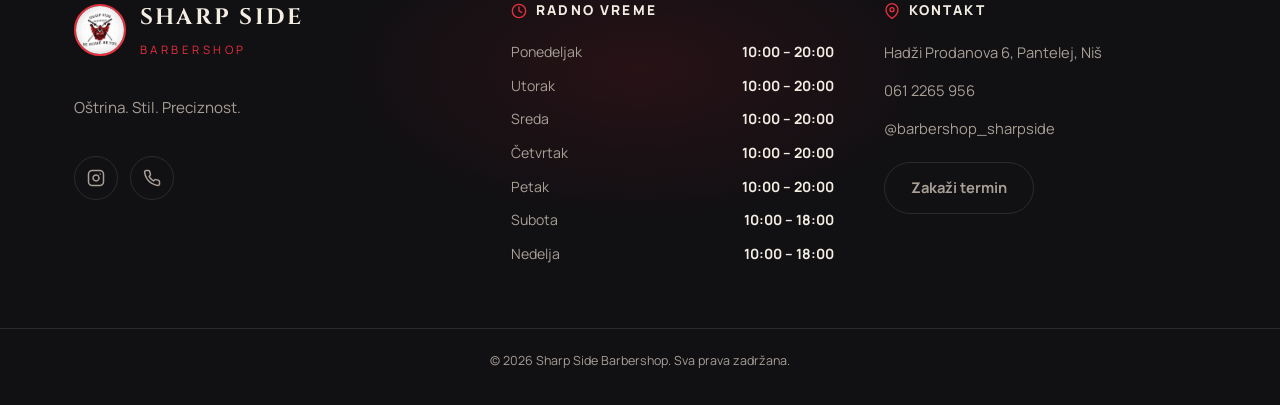
<file: sharpside-website/otkazi.html>
<!DOCTYPE html>
<html lang="sr">
<head>
<meta charset="UTF-8">
<meta name="viewport" content="width=device-width, initial-scale=1.0">
<title>Otkaži termin | Sharp Side Barbershop Niš</title>
<meta name="description" content="Otkaži svoj termin u Sharp Side Barbershop-u — najkasnije 2 sata pre zakazanog termina.">
<meta name="robots" content="noindex, follow">
<link rel="icon" href="logo.png">
<link rel="preconnect" href="https://fonts.googleapis.com">
<link href="https://fonts.googleapis.com/css2?family=Cinzel:wght@500;600;700;900&family=Manrope:wght@400;500;600;700;800&display=swap" rel="stylesheet">
<link rel="stylesheet" href="style.css">
<noscript><style>body{opacity:1 !important;transform:none !important;}</style></noscript>
</head>
<body>

<div class="petals" aria-hidden="true"></div>

<!-- ===== HEADER ===== -->
<header class="site-header">
  <div class="container header-inner">
    <a href="index.html" class="brand">
      <img src="logo.png" alt="Sharp Side Barbershop logo" class="brand-logo">
      <span class="brand-text">
        <strong>SHARP SIDE</strong>
        <em>barbershop</em>
      </span>
    </a>

    <nav class="main-nav" id="mainNav">
      <a href="index.html">Početna</a>
      <a href="usluge.html">Usluge</a>
      <a href="tim.html">Majstori zanata</a>
      <a href="kontakt.html">Kontakt</a>
    </nav>

    <button class="theme-toggle" id="themeToggle" aria-label="Promeni temu">
      <svg class="icon-sun" viewBox="0 0 24 24" fill="none" stroke="currentColor" stroke-width="2" stroke-linecap="round" stroke-linejoin="round"><circle cx="12" cy="12" r="5"/><line x1="12" y1="1" x2="12" y2="3"/><line x1="12" y1="21" x2="12" y2="23"/><line x1="4.22" y1="4.22" x2="5.64" y2="5.64"/><line x1="18.36" y1="18.36" x2="19.78" y2="19.78"/><line x1="1" y1="12" x2="3" y2="12"/><line x1="21" y1="12" x2="23" y2="12"/><line x1="4.22" y1="19.78" x2="5.64" y2="18.36"/><line x1="18.36" y1="5.64" x2="19.78" y2="4.22"/></svg>
      <svg class="icon-moon" viewBox="0 0 24 24" fill="none" stroke="currentColor" stroke-width="2" stroke-linecap="round" stroke-linejoin="round"><path d="M21 12.79A9 9 0 1 1 11.21 3 7 7 0 0 0 21 12.79z"/></svg>
    </button>

    <a href="index.html#zakazivanje" class="btn btn-primary nav-cta">Zakaži termin</a>

    <button class="burger" id="burger" aria-label="Meni">
      <span></span><span></span><span></span>
    </button>
  </div>
</header>

<!-- ===== PAGE HERO ===== -->
<section class="page-hero">
  <div class="container">
    <p class="eyebrow">Otkazivanje</p>
    <h1>Otkaži termin</h1>
    <p>Unesi broj telefona koji si ostavio/la prilikom zakazivanja. Termin se može otkazati najkasnije 2 sata pre zakazanog vremena.</p>
  </div>
</section>

<div class="divider-blade" aria-hidden="true"></div>

<!-- ===== OTKAZIVANJE ===== -->
<section class="section">
  <div class="container">
    <div class="cancel-card">
      <h3>Pronađi svoj termin</h3>
      <div class="form-grid">
        <label class="field">
          <span>Broj telefona</span>
          <input type="tel" id="cancelPhone" placeholder="06X XXX XXXX">
        </label>
      </div>
      <button type="button" class="btn btn-primary" id="cancelSearchBtn">Pretraži termine</button>

      <div id="cancelResults" class="cancel-results">
        <p class="muted">Unesi broj telefona da pronađeš svoje termine.</p>
      </div>

      <p class="cancel-note">Napomena: termini se čuvaju na uređaju sa kog je zakazivanje napravljeno — pretraga radi samo ako koristiš isti telefon/računar i pregledač kojim si zakazao/la termin.</p>
    </div>
  </div>
</section>

<!-- ===== GLOW CTA ===== -->
<section class="cta-glow">
  <div class="container">
    <h2>Treba ti novi termin?</h2>
    <p>Zakaži brzo kod naših majstora zanata za samo par klikova.</p>
    <a href="index.html#zakazivanje" class="btn btn-primary btn-glow">Zakaži termin</a>
  </div>
</section>

<!-- ===== FOOTER ===== -->
<footer class="site-footer">
  <div class="container footer-inner">
    <div class="footer-brand-block">
      <div class="footer-brand">
        <img src="logo.png" alt="Sharp Side logo" class="footer-logo">
        <div class="footer-brand-text">
          <strong>SHARP SIDE</strong>
          <em>barbershop</em>
        </div>
      </div>
      <p class="footer-tagline">Oštrina. Stil. Preciznost.</p>
      <div class="footer-social-icons">
        <a class="footer-icon-btn" href="https://instagram.com/barbershop_sharpside" target="_blank" rel="noopener" aria-label="Instagram">
          <svg viewBox="0 0 24 24" fill="none" stroke="currentColor" stroke-width="2" stroke-linecap="round" stroke-linejoin="round"><rect x="2" y="2" width="20" height="20" rx="5" ry="5"/><path d="M16 11.37A4 4 0 1 1 12.63 8 4 4 0 0 1 16 11.37z"/><line x1="17.5" y1="6.5" x2="17.51" y2="6.5"/></svg>
        </a>
        <a class="footer-icon-btn" href="tel:+381612265956" aria-label="Telefon">
          <svg viewBox="0 0 24 24" fill="none" stroke="currentColor" stroke-width="2" stroke-linecap="round" stroke-linejoin="round"><path d="M22 16.92v3a2 2 0 0 1-2.18 2 19.79 19.79 0 0 1-8.63-3.07 19.5 19.5 0 0 1-6-6 19.79 19.79 0 0 1-3.07-8.67A2 2 0 0 1 4.11 2h3a2 2 0 0 1 2 1.72c.127.96.361 1.903.7 2.81a2 2 0 0 1-.45 2.11L8.09 9.91a16 16 0 0 0 6 6l1.27-1.27a2 2 0 0 1 2.11-.45c.907.339 1.85.573 2.81.7A2 2 0 0 1 22 16.92z"/></svg>
        </a>
      </div>
    </div>

    <div class="footer-col">
      <h4><svg viewBox="0 0 24 24" fill="none" stroke="currentColor" stroke-width="2" stroke-linecap="round" stroke-linejoin="round"><circle cx="12" cy="12" r="10"/><polyline points="12 6 12 12 16 14"/></svg>Radno vreme</h4>
      <ul class="footer-hours-list">
        <li><span>Ponedeljak</span><strong>10:00 – 20:00</strong></li>
        <li><span>Utorak</span><strong>10:00 – 20:00</strong></li>
        <li><span>Sreda</span><strong>10:00 – 20:00</strong></li>
        <li><span>Četvrtak</span><strong>10:00 – 20:00</strong></li>
        <li><span>Petak</span><strong>10:00 – 20:00</strong></li>
        <li><span>Subota</span><strong>10:00 – 18:00</strong></li>
        <li><span>Nedelja</span><strong>10:00 – 18:00</strong></li>
      </ul>
    </div>

    <div class="footer-col">
      <h4><svg viewBox="0 0 24 24" fill="none" stroke="currentColor" stroke-width="2" stroke-linecap="round" stroke-linejoin="round"><path d="M21 10c0 7-9 13-9 13s-9-6-9-13a9 9 0 0 1 18 0z"/><circle cx="12" cy="10" r="3"/></svg>Kontakt</h4>
      <div class="footer-contact-list">
        <span>Hadži Prodanova 6, Pantelej, Niš</span>
        <a href="tel:+381612265956">061 2265 956</a>
        <a href="https://instagram.com/barbershop_sharpside" target="_blank" rel="noopener">@barbershop_sharpside</a>
        <a href="index.html#zakazivanje" class="footer-cta-btn">Zakaži termin</a>
      </div>
    </div>
  </div>
  <p class="footer-bottom">© <span id="year"></span> Sharp Side Barbershop. Sva prava zadržana.</p>
</footer>

<script src="supabase-config.js"></script>
<script src="script.js"></script>
</body>
</html>
</file>
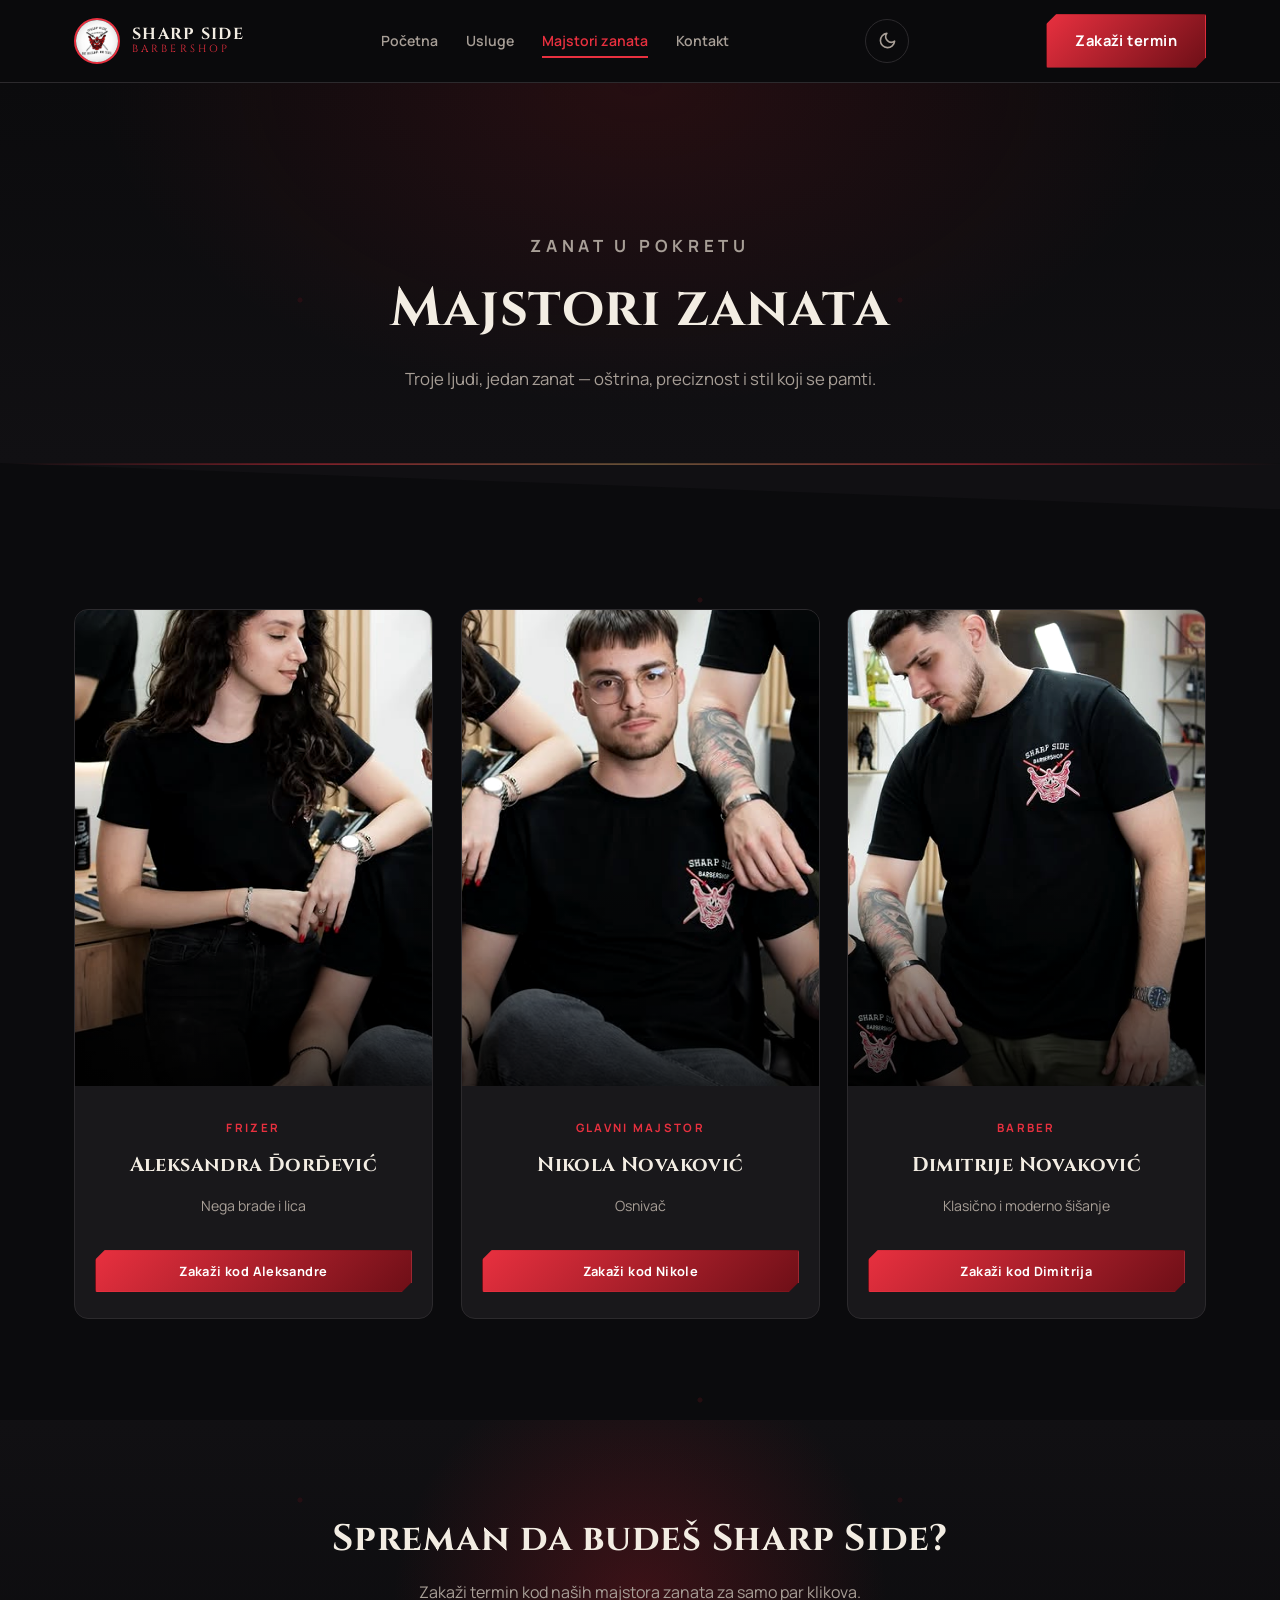
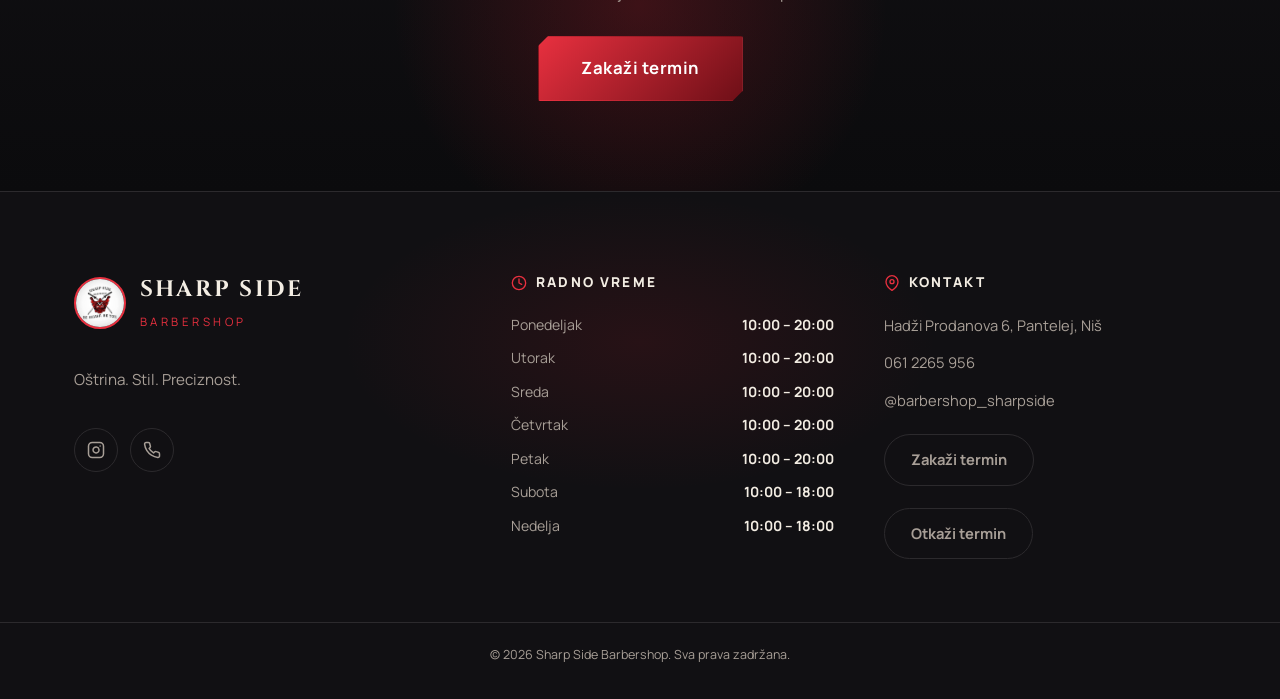
<file: sharpside-website/tim.html>
<!DOCTYPE html>
<html lang="sr">
<head>
<meta charset="UTF-8">
<meta name="viewport" content="width=device-width, initial-scale=1.0">
<title>Naš tim — Majstori zanata | Sharp Side Barbershop Niš</title>
<meta name="description" content="Upoznaj tim Sharp Side Barbershop-a u Nišu — Aleksandra Đorđević, Nikola Novaković i Dimitrije Novaković. Zakaži termin kod svog omiljenog majstora.">
<meta name="keywords" content="frizeri niš, barberi niš, sharp side tim, aleksandra đorđević frizer, nikola novaković barber, dimitrije novaković barber">
<meta name="robots" content="index, follow">
<link rel="canonical" href="https://TVOJ-DOMEN.com/tim.html">

<meta property="og:type" content="website">
<meta property="og:site_name" content="Sharp Side Barbershop">
<meta property="og:title" content="Majstori zanata | Sharp Side Barbershop">
<meta property="og:description" content="Upoznaj tim Sharp Side Barbershop-a — Aleksandra, Nikola i Dimitrije.">
<meta property="og:image" content="https://TVOJ-DOMEN.com/logo.png">
<meta property="og:url" content="https://TVOJ-DOMEN.com/tim.html">
<meta property="og:locale" content="sr_RS">

<link rel="icon" href="logo.png">
<link rel="preconnect" href="https://fonts.googleapis.com">
<link href="https://fonts.googleapis.com/css2?family=Cinzel:wght@500;600;700;900&family=Manrope:wght@400;500;600;700;800&display=swap" rel="stylesheet">
<link rel="stylesheet" href="style.css">
<noscript><style>body{opacity:1 !important;transform:none !important;}</style></noscript>
</head>
<body>

<div class="petals" aria-hidden="true"></div>

<!-- ===== HEADER ===== -->
<header class="site-header">
  <div class="container header-inner">
    <a href="index.html" class="brand">
      <img src="logo.png" alt="Sharp Side Barbershop logo" class="brand-logo">
      <span class="brand-text">
        <strong>SHARP SIDE</strong>
        <em>barbershop</em>
      </span>
    </a>

    <nav class="main-nav" id="mainNav">
      <a href="index.html">Početna</a>
      <a href="usluge.html">Usluge</a>
      <a href="tim.html" class="active">Majstori zanata</a>
      <a href="kontakt.html">Kontakt</a>
    </nav>

        <button class="theme-toggle" id="themeToggle" aria-label="Promeni temu">
      <svg class="icon-sun" viewBox="0 0 24 24" fill="none" stroke="currentColor" stroke-width="2" stroke-linecap="round" stroke-linejoin="round"><circle cx="12" cy="12" r="5"/><line x1="12" y1="1" x2="12" y2="3"/><line x1="12" y1="21" x2="12" y2="23"/><line x1="4.22" y1="4.22" x2="5.64" y2="5.64"/><line x1="18.36" y1="18.36" x2="19.78" y2="19.78"/><line x1="1" y1="12" x2="3" y2="12"/><line x1="21" y1="12" x2="23" y2="12"/><line x1="4.22" y1="19.78" x2="5.64" y2="18.36"/><line x1="18.36" y1="5.64" x2="19.78" y2="4.22"/></svg>
      <svg class="icon-moon" viewBox="0 0 24 24" fill="none" stroke="currentColor" stroke-width="2" stroke-linecap="round" stroke-linejoin="round"><path d="M21 12.79A9 9 0 1 1 11.21 3 7 7 0 0 0 21 12.79z"/></svg>
    </button>

<a href="index.html#zakazivanje" class="btn btn-primary nav-cta">Zakaži termin</a>

    <button class="burger" id="burger" aria-label="Meni">
      <span></span><span></span><span></span>
    </button>
  </div>
</header>

<!-- ===== PAGE HERO ===== -->
<section class="page-hero">
  <div class="container">
    <p class="eyebrow">Zanat u pokretu</p>
    <h1>Majstori zanata</h1>
    <p>Troje ljudi, jedan zanat — oštrina, preciznost i stil koji se pamti.</p>
  </div>
</section>

<div class="divider-blade" aria-hidden="true"></div>

<!-- ===== TIM ===== -->
<section class="section">
  <div class="container">
    <div class="team-grid" id="teamGridFull">
      <!-- popunjeno JS-om -->
    </div>
  </div>
</section>

<!-- ===== GLOW CTA ===== -->
<section class="cta-glow">
  <div class="container">
    <h2>Spreman da budeš Sharp Side?</h2>
    <p>Zakaži termin kod naših majstora zanata za samo par klikova.</p>
    <a href="index.html#zakazivanje" class="btn btn-primary btn-glow">Zakaži termin</a>
  </div>
</section>

<!-- ===== FOOTER ===== -->
<footer class="site-footer">
  <div class="container footer-inner">
<div class="footer-brand-block">
      <div class="footer-brand">
        <img src="logo.png" alt="Sharp Side logo" class="footer-logo">
        <div class="footer-brand-text">
          <strong>SHARP SIDE</strong>
          <em>barbershop</em>
        </div>
      </div>
      <p class="footer-tagline">Oštrina. Stil. Preciznost.</p>
      <div class="footer-social-icons">
        <a class="footer-icon-btn" href="https://instagram.com/barbershop_sharpside" target="_blank" rel="noopener" aria-label="Instagram">
          <svg viewBox="0 0 24 24" fill="none" stroke="currentColor" stroke-width="2" stroke-linecap="round" stroke-linejoin="round"><rect x="2" y="2" width="20" height="20" rx="5" ry="5"/><path d="M16 11.37A4 4 0 1 1 12.63 8 4 4 0 0 1 16 11.37z"/><line x1="17.5" y1="6.5" x2="17.51" y2="6.5"/></svg>
        </a>
        <a class="footer-icon-btn" href="tel:+381612265956" aria-label="Telefon">
          <svg viewBox="0 0 24 24" fill="none" stroke="currentColor" stroke-width="2" stroke-linecap="round" stroke-linejoin="round"><path d="M22 16.92v3a2 2 0 0 1-2.18 2 19.79 19.79 0 0 1-8.63-3.07 19.5 19.5 0 0 1-6-6 19.79 19.79 0 0 1-3.07-8.67A2 2 0 0 1 4.11 2h3a2 2 0 0 1 2 1.72c.127.96.361 1.903.7 2.81a2 2 0 0 1-.45 2.11L8.09 9.91a16 16 0 0 0 6 6l1.27-1.27a2 2 0 0 1 2.11-.45c.907.339 1.85.573 2.81.7A2 2 0 0 1 22 16.92z"/></svg>
        </a>
      </div>
    </div>

    <div class="footer-col">
      <h4><svg viewBox="0 0 24 24" fill="none" stroke="currentColor" stroke-width="2" stroke-linecap="round" stroke-linejoin="round"><circle cx="12" cy="12" r="10"/><polyline points="12 6 12 12 16 14"/></svg>Radno vreme</h4>
      <ul class="footer-hours-list">
        <li><span>Ponedeljak</span><strong>10:00 – 20:00</strong></li>
        <li><span>Utorak</span><strong>10:00 – 20:00</strong></li>
        <li><span>Sreda</span><strong>10:00 – 20:00</strong></li>
        <li><span>Četvrtak</span><strong>10:00 – 20:00</strong></li>
        <li><span>Petak</span><strong>10:00 – 20:00</strong></li>
        <li><span>Subota</span><strong>10:00 – 18:00</strong></li>
        <li><span>Nedelja</span><strong>10:00 – 18:00</strong></li>
      </ul>
    </div>

    <div class="footer-col">
      <h4><svg viewBox="0 0 24 24" fill="none" stroke="currentColor" stroke-width="2" stroke-linecap="round" stroke-linejoin="round"><path d="M21 10c0 7-9 13-9 13s-9-6-9-13a9 9 0 0 1 18 0z"/><circle cx="12" cy="10" r="3"/></svg>Kontakt</h4>
      <div class="footer-contact-list">
        <span>Hadži Prodanova 6, Pantelej, Niš</span>
        <a href="tel:+381612265956">061 2265 956</a>
        <a href="https://instagram.com/barbershop_sharpside" target="_blank" rel="noopener">@barbershop_sharpside</a>
        <a href="index.html#zakazivanje" class="footer-cta-btn">Zakaži termin</a>
        <a href="otkazi.html" class="footer-cta-btn">Otkaži termin</a>
      </div>
    </div>
  </div>
  <p class="footer-bottom">© <span id="year"></span> Sharp Side Barbershop. Sva prava zadržana.</p>
</footer>

<script src="script.js"></script>
</body>
</html>
</file>
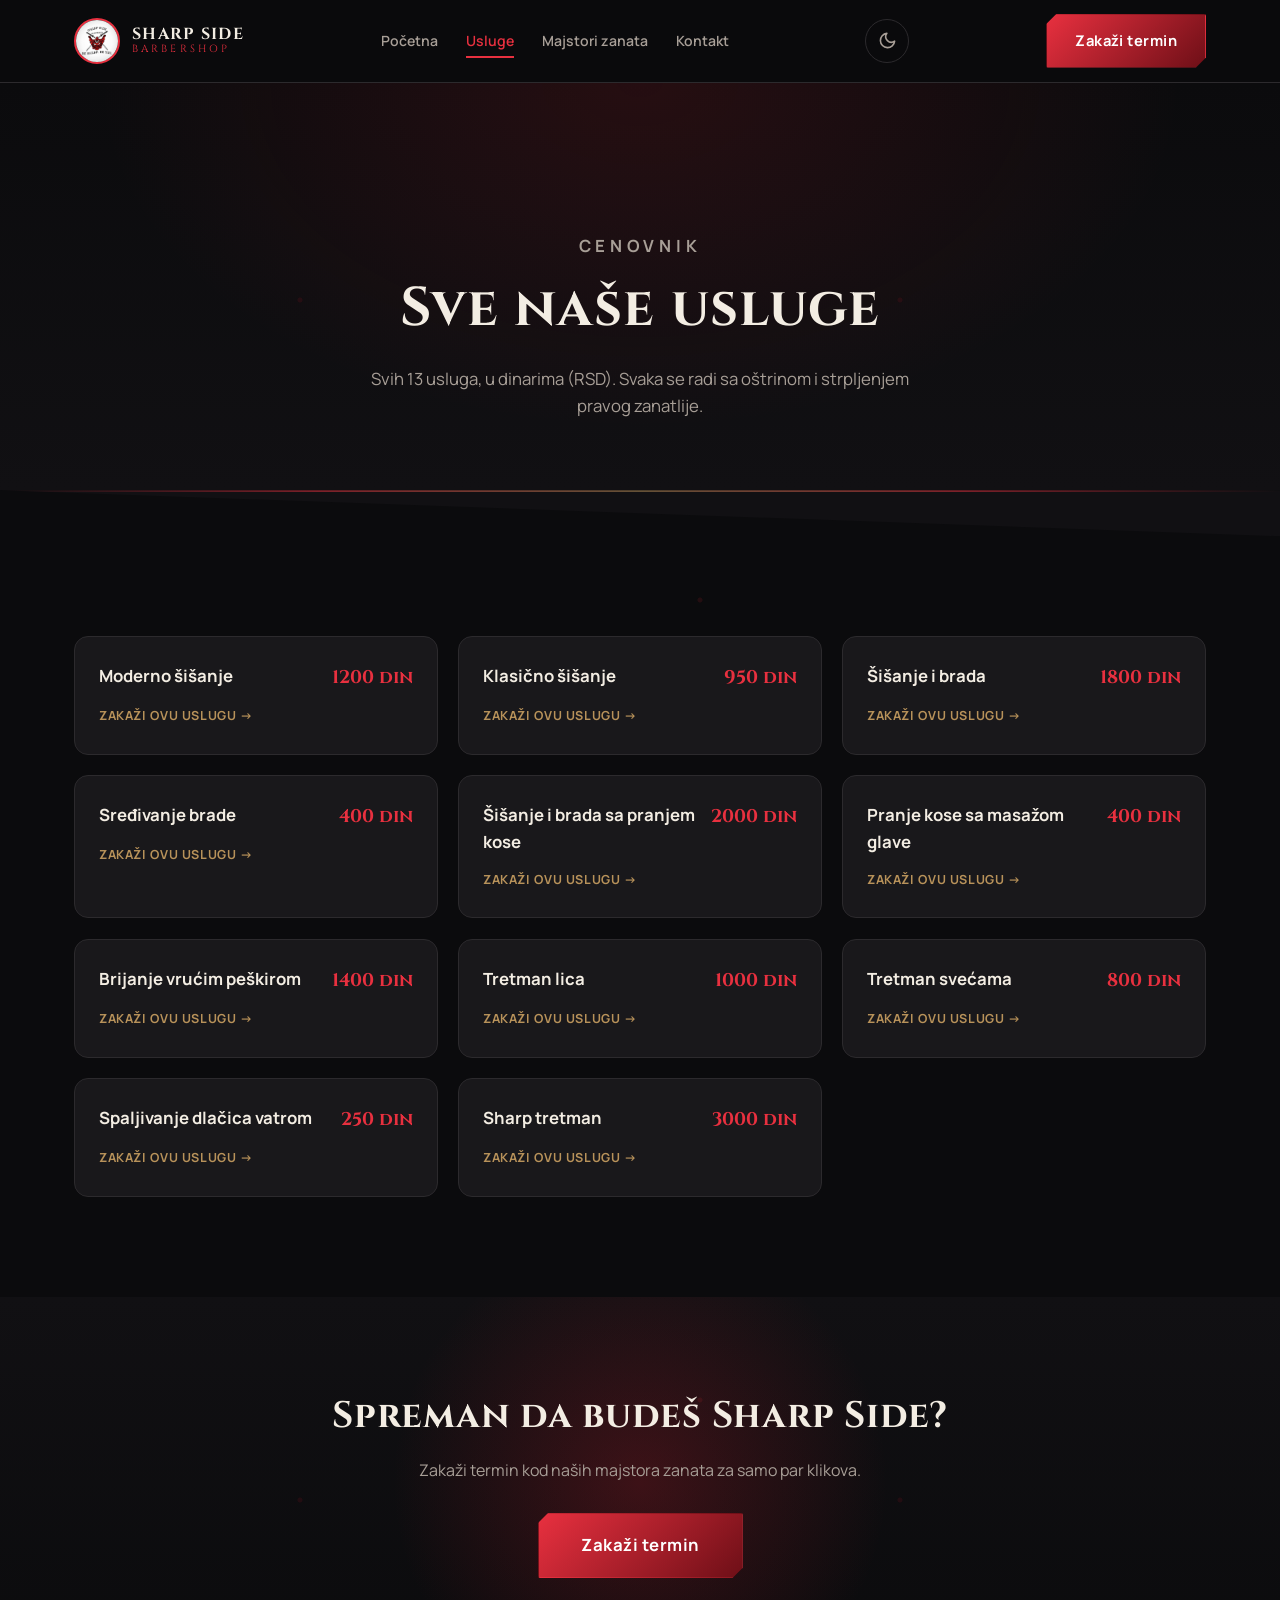
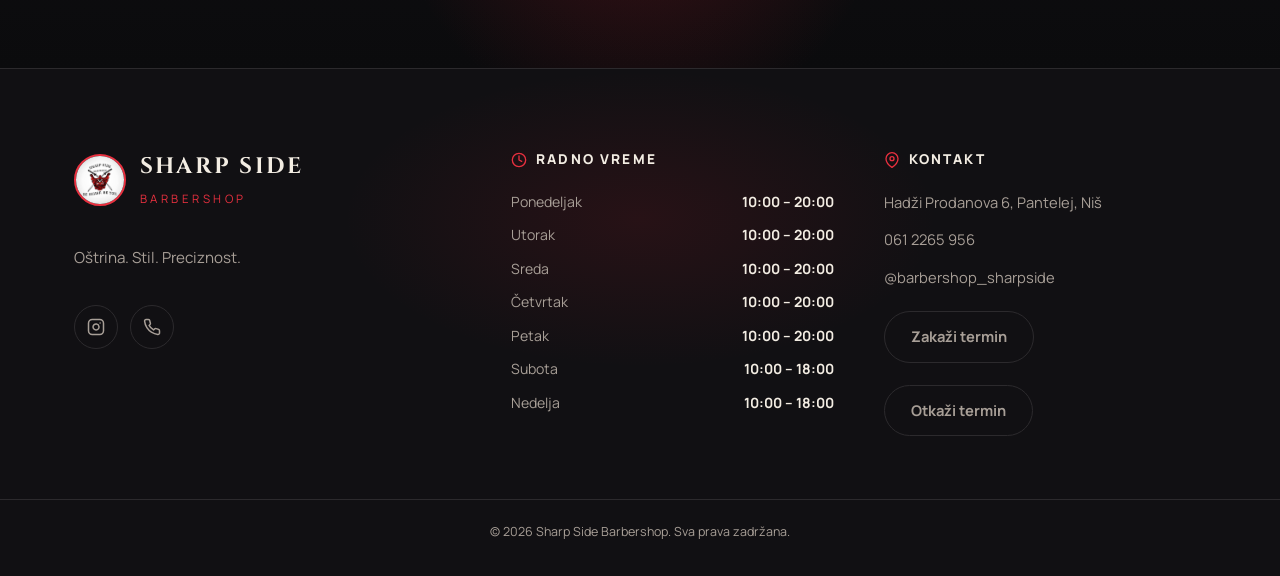
<file: sharpside-website/usluge.html>
<!DOCTYPE html>
<html lang="sr">
<head>
<meta charset="UTF-8">
<meta name="viewport" content="width=device-width, initial-scale=1.0">
<title>Cenovnik usluga | Sharp Side Barbershop Niš</title>
<meta name="description" content="Kompletan cenovnik Sharp Side Barbershop-a u Nišu — šišanje, brada, brijanje vrućim peškirom, tretmani lica i svećama, sve cene u dinarima.">
<meta name="keywords" content="cenovnik frizera niš, cena šišanja niš, sharp side usluge, barbershop cenovnik">
<meta name="robots" content="index, follow">
<link rel="canonical" href="https://TVOJ-DOMEN.com/usluge.html">

<meta property="og:type" content="website">
<meta property="og:site_name" content="Sharp Side Barbershop">
<meta property="og:title" content="Cenovnik usluga | Sharp Side Barbershop">
<meta property="og:description" content="Sve usluge i cene Sharp Side Barbershop-a u Nišu — šišanje, brada, tretmani.">
<meta property="og:image" content="https://TVOJ-DOMEN.com/logo.png">
<meta property="og:url" content="https://TVOJ-DOMEN.com/usluge.html">
<meta property="og:locale" content="sr_RS">

<link rel="icon" href="logo.png">
<link rel="preconnect" href="https://fonts.googleapis.com">
<link href="https://fonts.googleapis.com/css2?family=Cinzel:wght@500;600;700;900&family=Manrope:wght@400;500;600;700;800&display=swap" rel="stylesheet">
<link rel="stylesheet" href="style.css">
<noscript><style>body{opacity:1 !important;transform:none !important;}</style></noscript>
</head>
<body>

<div class="petals" aria-hidden="true"></div>

<!-- ===== HEADER ===== -->
<header class="site-header">
  <div class="container header-inner">
    <a href="index.html" class="brand">
      <img src="logo.png" alt="Sharp Side Barbershop logo" class="brand-logo">
      <span class="brand-text">
        <strong>SHARP SIDE</strong>
        <em>barbershop</em>
      </span>
    </a>

    <nav class="main-nav" id="mainNav">
      <a href="index.html">Početna</a>
      <a href="usluge.html" class="active">Usluge</a>
      <a href="tim.html">Majstori zanata</a>
      <a href="kontakt.html">Kontakt</a>
    </nav>

        <button class="theme-toggle" id="themeToggle" aria-label="Promeni temu">
      <svg class="icon-sun" viewBox="0 0 24 24" fill="none" stroke="currentColor" stroke-width="2" stroke-linecap="round" stroke-linejoin="round"><circle cx="12" cy="12" r="5"/><line x1="12" y1="1" x2="12" y2="3"/><line x1="12" y1="21" x2="12" y2="23"/><line x1="4.22" y1="4.22" x2="5.64" y2="5.64"/><line x1="18.36" y1="18.36" x2="19.78" y2="19.78"/><line x1="1" y1="12" x2="3" y2="12"/><line x1="21" y1="12" x2="23" y2="12"/><line x1="4.22" y1="19.78" x2="5.64" y2="18.36"/><line x1="18.36" y1="5.64" x2="19.78" y2="4.22"/></svg>
      <svg class="icon-moon" viewBox="0 0 24 24" fill="none" stroke="currentColor" stroke-width="2" stroke-linecap="round" stroke-linejoin="round"><path d="M21 12.79A9 9 0 1 1 11.21 3 7 7 0 0 0 21 12.79z"/></svg>
    </button>

<a href="index.html#zakazivanje" class="btn btn-primary nav-cta">Zakaži termin</a>

    <button class="burger" id="burger" aria-label="Meni">
      <span></span><span></span><span></span>
    </button>
  </div>
</header>

<!-- ===== PAGE HERO ===== -->
<section class="page-hero">
  <div class="container">
    <p class="eyebrow">Cenovnik</p>
    <h1>Sve naše usluge</h1>
    <p>Svih 13 usluga, u dinarima (RSD). Svaka se radi sa oštrinom i strpljenjem pravog zanatlije.</p>
  </div>
</section>

<div class="divider-blade" aria-hidden="true"></div>

<!-- ===== SVE USLUGE ===== -->
<section class="section">
  <div class="container">
    <div class="services-grid" id="allServicesGrid">
      <!-- popunjeno JS-om -->
    </div>
  </div>
</section>

<!-- ===== GLOW CTA ===== -->
<section class="cta-glow">
  <div class="container">
    <h2>Spreman da budeš Sharp Side?</h2>
    <p>Zakaži termin kod naših majstora zanata za samo par klikova.</p>
    <a href="index.html#zakazivanje" class="btn btn-primary btn-glow">Zakaži termin</a>
  </div>
</section>

<!-- ===== FOOTER ===== -->
<footer class="site-footer">
  <div class="container footer-inner">
<div class="footer-brand-block">
      <div class="footer-brand">
        <img src="logo.png" alt="Sharp Side logo" class="footer-logo">
        <div class="footer-brand-text">
          <strong>SHARP SIDE</strong>
          <em>barbershop</em>
        </div>
      </div>
      <p class="footer-tagline">Oštrina. Stil. Preciznost.</p>
      <div class="footer-social-icons">
        <a class="footer-icon-btn" href="https://instagram.com/barbershop_sharpside" target="_blank" rel="noopener" aria-label="Instagram">
          <svg viewBox="0 0 24 24" fill="none" stroke="currentColor" stroke-width="2" stroke-linecap="round" stroke-linejoin="round"><rect x="2" y="2" width="20" height="20" rx="5" ry="5"/><path d="M16 11.37A4 4 0 1 1 12.63 8 4 4 0 0 1 16 11.37z"/><line x1="17.5" y1="6.5" x2="17.51" y2="6.5"/></svg>
        </a>
        <a class="footer-icon-btn" href="tel:+381612265956" aria-label="Telefon">
          <svg viewBox="0 0 24 24" fill="none" stroke="currentColor" stroke-width="2" stroke-linecap="round" stroke-linejoin="round"><path d="M22 16.92v3a2 2 0 0 1-2.18 2 19.79 19.79 0 0 1-8.63-3.07 19.5 19.5 0 0 1-6-6 19.79 19.79 0 0 1-3.07-8.67A2 2 0 0 1 4.11 2h3a2 2 0 0 1 2 1.72c.127.96.361 1.903.7 2.81a2 2 0 0 1-.45 2.11L8.09 9.91a16 16 0 0 0 6 6l1.27-1.27a2 2 0 0 1 2.11-.45c.907.339 1.85.573 2.81.7A2 2 0 0 1 22 16.92z"/></svg>
        </a>
      </div>
    </div>

    <div class="footer-col">
      <h4><svg viewBox="0 0 24 24" fill="none" stroke="currentColor" stroke-width="2" stroke-linecap="round" stroke-linejoin="round"><circle cx="12" cy="12" r="10"/><polyline points="12 6 12 12 16 14"/></svg>Radno vreme</h4>
      <ul class="footer-hours-list">
        <li><span>Ponedeljak</span><strong>10:00 – 20:00</strong></li>
        <li><span>Utorak</span><strong>10:00 – 20:00</strong></li>
        <li><span>Sreda</span><strong>10:00 – 20:00</strong></li>
        <li><span>Četvrtak</span><strong>10:00 – 20:00</strong></li>
        <li><span>Petak</span><strong>10:00 – 20:00</strong></li>
        <li><span>Subota</span><strong>10:00 – 18:00</strong></li>
        <li><span>Nedelja</span><strong>10:00 – 18:00</strong></li>
      </ul>
    </div>

    <div class="footer-col">
      <h4><svg viewBox="0 0 24 24" fill="none" stroke="currentColor" stroke-width="2" stroke-linecap="round" stroke-linejoin="round"><path d="M21 10c0 7-9 13-9 13s-9-6-9-13a9 9 0 0 1 18 0z"/><circle cx="12" cy="10" r="3"/></svg>Kontakt</h4>
      <div class="footer-contact-list">
        <span>Hadži Prodanova 6, Pantelej, Niš</span>
        <a href="tel:+381612265956">061 2265 956</a>
        <a href="https://instagram.com/barbershop_sharpside" target="_blank" rel="noopener">@barbershop_sharpside</a>
        <a href="index.html#zakazivanje" class="footer-cta-btn">Zakaži termin</a>
        <a href="otkazi.html" class="footer-cta-btn">Otkaži termin</a>
      </div>
    </div>
  </div>
  <p class="footer-bottom">© <span id="year"></span> Sharp Side Barbershop. Sva prava zadržana.</p>
</footer>

<script src="script.js"></script>
</body>
</html>
</file>
<file: sharpside-website/style.css>
/* ============ TOKENS ============ */
:root{
  --bg: #0b0b0d;
  --bg-alt: #111013;
  --card: #19181b;
  --card-2: #201f22;
  --line: #2c2a2d;
  --red: #c81e2c;
  --red-2: #e8303f;
  --red-dark: #6e0f17;
  --gold: #b8925a;
  --text: #f3ede3;
  --text-dim: #a89f97;
  --shadow: 0 20px 50px rgba(0,0,0,.45);
  --radius: 14px;
  --font-display: 'Cinzel', serif;
  --font-body: 'Manrope', sans-serif;
}

*{box-sizing:border-box;}
html{scroll-behavior:smooth;}
body{
  margin:0;
  background:var(--bg);
  color:var(--text);
  font-family:var(--font-body);
  line-height:1.6;
  -webkit-font-smoothing:antialiased;
  overflow-x:hidden;
}
img{max-width:100%;display:block;}
a{color:inherit;text-decoration:none;}
ul{list-style:none;margin:0;padding:0;}
.container{max-width:1180px;margin:0 auto;padding:0 24px;}

h1,h2,h3{font-family:var(--font-display);letter-spacing:.02em;margin:0;}

.eyebrow{
  font-family:var(--font-body);
  text-transform:uppercase;
  letter-spacing:.28em;
  font-size:.72rem;
  color:var(--red-2);
  font-weight:700;
  margin:0 0 10px;
}
.section-title{font-size:clamp(2rem,4vw,2.8rem);color:var(--text);}
.section-sub{color:var(--text-dim);max-width:560px;margin:14px 0 44px;font-size:1rem;}

/* ============ BUTTONS ============ */
.btn{
  display:inline-flex;align-items:center;justify-content:center;gap:8px;
  padding:14px 28px;
  border-radius:2px;
  font-weight:700;
  font-size:.92rem;
  letter-spacing:.03em;
  cursor:pointer;
  border:1px solid transparent;
  transition:transform .18s ease, box-shadow .18s ease, background .18s ease, border-color .18s ease;
  clip-path:polygon(10px 0,100% 0,100% calc(100% - 10px),calc(100% - 10px) 100%,0 100%,0 10px);
}
.btn-primary{background:linear-gradient(135deg,var(--red-2),var(--red-dark));color:#fff;}
.btn-primary:hover{transform:translateY(-2px);box-shadow:0 10px 24px rgba(200,30,44,.35);}
.btn-primary:active{transform:scale(.95);}
.btn-primary:disabled{opacity:.4;cursor:not-allowed;transform:none;box-shadow:none;}
.btn-ghost{background:transparent;color:var(--text);border-color:var(--line);}
.btn-ghost:hover{border-color:var(--red-2);color:var(--red-2);}
.btn-ghost:active{transform:scale(.95);}
.btn-block{width:100%;}
.btn-small{padding:10px 18px;font-size:.8rem;}

/* ============ PETALS BG ============ */
.petals{position:fixed;inset:0;pointer-events:none;z-index:1;overflow:hidden;}
.petals::before,.petals::after{
  content:"";position:absolute;inset:0;
  background-image:
    radial-gradient(circle, var(--red) 2px, transparent 3px),
    radial-gradient(circle, var(--red-2) 2px, transparent 3px);
  background-size:600px 600px, 800px 800px;
  background-position:0 0, 300px 200px;
  opacity:.06;
}

/* ============ HEADER ============ */
.site-header{
  position:sticky;top:0;z-index:50;
  background:rgba(11,11,13,.85);
  backdrop-filter:blur(10px);
  border-bottom:1px solid var(--line);
}
.header-inner{
  display:flex;align-items:center;justify-content:space-between;
  padding:14px 24px;gap:20px;
}
.brand{display:flex;align-items:center;gap:12px;}
.brand-logo{width:46px;height:46px;border-radius:50%;object-fit:cover;border:2px solid var(--red-2);}
.brand-text{display:flex;flex-direction:column;line-height:1.1;font-family:var(--font-display);}
.brand-text strong{font-size:1rem;letter-spacing:.08em;color:var(--text);}
.brand-text em{font-style:normal;font-size:.65rem;letter-spacing:.3em;color:var(--red-2);text-transform:uppercase;}

.main-nav{display:flex;gap:28px;}
.main-nav a{font-size:.88rem;font-weight:600;color:var(--text-dim);transition:color .2s;position:relative;}
.main-nav a:hover{color:var(--text);}
.main-nav a::after{
  content:"";position:absolute;left:0;bottom:-6px;width:0;height:2px;background:var(--red-2);
  transition:width .25s;
}
.main-nav a:hover::after{width:100%;}

.nav-cta{display:inline-flex;}
.burger{display:none;flex-direction:column;gap:5px;background:none;border:0;cursor:pointer;padding:6px;}
.burger span{width:24px;height:2px;background:var(--text);display:block;}

/* ============ HERO ============ */
.hero{
  position:relative;
  min-height:92vh;
  display:flex;align-items:center;justify-content:center;
  text-align:center;
  padding:120px 20px 80px;
  background:
    radial-gradient(ellipse at 50% 0%, rgba(200,30,44,.16), transparent 60%),
    linear-gradient(180deg, var(--bg) 0%, var(--bg-alt) 100%);
  overflow:hidden;
}
.hero-katana-left,.hero-katana-right{
  position:absolute;top:50%;width:2px;height:120%;
  background:linear-gradient(180deg, transparent, var(--red-2) 40%, var(--gold) 50%, var(--red-2) 60%, transparent);
  opacity:.25;
}
.hero-katana-left{left:8%;transform:translateY(-50%) rotate(18deg);}
.hero-katana-right{right:8%;transform:translateY(-50%) rotate(-18deg);}

.hero-inner{position:relative;z-index:2;display:flex;flex-direction:column;align-items:center;}
.hero-logo{
  width:150px;height:150px;object-fit:cover;border-radius:50%;
  border:3px solid var(--red-2);
  box-shadow:0 0 0 8px rgba(200,30,44,.08), var(--shadow);
  margin-bottom:28px;
}
.hero h1{
  font-size:clamp(2.6rem,7vw,4.6rem);
  color:var(--text);
  line-height:1.05;
  text-shadow:0 10px 40px rgba(0,0,0,.6);
}
.hero h1 span{color:var(--red-2);}
.hero-sub{
  max-width:520px;color:var(--text-dim);font-size:1.08rem;margin:22px 0 34px;
}
.hero-actions{display:flex;gap:16px;flex-wrap:wrap;justify-content:center;}

.hero-stats{display:flex;gap:50px;margin-top:64px;flex-wrap:wrap;justify-content:center;}
.stat{display:flex;flex-direction:column;align-items:center;}
.stat-num{font-family:var(--font-display);font-size:2.2rem;color:var(--red-2);font-weight:700;}
.stat-label{font-size:.78rem;letter-spacing:.12em;text-transform:uppercase;color:var(--text-dim);margin-top:4px;}

.scroll-cue{
  position:absolute;bottom:28px;left:50%;transform:translateX(-50%);
  display:flex;flex-direction:column;align-items:center;gap:8px;
  font-size:.7rem;letter-spacing:.2em;text-transform:uppercase;color:var(--text-dim);
}
.scroll-cue span{width:1px;height:34px;background:linear-gradient(var(--red-2),transparent);animation:scrollDown 1.8s infinite;}
@keyframes scrollDown{0%{opacity:0;transform:translateY(-6px);}50%{opacity:1;}100%{opacity:0;transform:translateY(10px);}}

/* ============ DIVIDER BLADE ============ */
.divider-blade{
  height:46px;
  background:var(--bg-alt);
  clip-path:polygon(0 0,100% 100%,100% 0);
  position:relative;
}
.divider-blade.flip{clip-path:polygon(0 100%,0 0,100% 0);}
.divider-blade::after{
  content:"";position:absolute;inset:0;
  background:linear-gradient(90deg,transparent,var(--red-2),var(--gold),var(--red-2),transparent);
  opacity:.5;height:2px;top:0;
}

/* ============ SECTIONS ============ */
.section{padding:100px 0;position:relative;z-index:2;}
.section-alt{background:var(--bg-alt);}

/* ============ SERVICES ============ */
.services-grid{
  display:grid;grid-template-columns:repeat(auto-fill,minmax(270px,1fr));gap:20px;
}
.service-card{
  background:var(--card);
  border:1px solid var(--line);
  border-radius:var(--radius);
  padding:26px 24px;
  position:relative;
  overflow:hidden;
  transition:transform .25s ease, border-color .25s ease;
}
.service-card::before{
  content:"";position:absolute;left:0;top:0;bottom:0;width:3px;
  background:linear-gradient(180deg,var(--red-2),var(--gold));
  transform:scaleY(0);transform-origin:bottom;transition:transform .3s ease;
}
.service-card:hover{transform:translateY(-6px);border-color:var(--red-dark);}
.service-card:hover::before{transform:scaleY(1);}
.service-top{display:flex;justify-content:space-between;align-items:flex-start;gap:12px;}
.service-name{font-weight:700;font-size:1.05rem;color:var(--text);}
.service-price{
  font-family:var(--font-display);color:var(--red-2);font-weight:700;font-size:1.15rem;white-space:nowrap;
}
.service-flag{
  display:inline-block;margin-top:10px;font-size:.72rem;letter-spacing:.1em;text-transform:uppercase;
  color:var(--gold);
}

/* ============ TEAM ============ */
.team-grid{display:grid;grid-template-columns:repeat(auto-fit,minmax(260px,1fr));gap:28px;}
.team-card{
  background:var(--card);border:1px solid var(--line);border-radius:var(--radius);
  overflow:hidden;text-align:center;transition:transform .25s ease, border-color .25s;
}
.team-card:hover{transform:translateY(-8px);border-color:var(--red-dark);}
.team-photo-wrap{position:relative;aspect-ratio:3/4;overflow:hidden;}
.team-photo-wrap img{width:100%;height:100%;object-fit:cover;filter:grayscale(.15) contrast(1.05);}
.team-photo-wrap::after{
  content:"";position:absolute;inset:0;background:linear-gradient(180deg,transparent 55%, rgba(0,0,0,.75) 100%);
}
.team-body{padding:22px 20px 26px;}
.team-role{color:var(--red-2);font-size:.72rem;text-transform:uppercase;letter-spacing:.2em;font-weight:700;}
.team-name{font-family:var(--font-display);font-size:1.25rem;margin:8px 0 6px;}
.team-desc{color:var(--text-dim);font-size:.88rem;}
.book-with-btn{margin-top:18px;width:100%;}

/* ============ BOOKING ============ */
.booking-card{
  background:var(--card);border:1px solid var(--line);border-radius:var(--radius);
  padding:46px 44px;box-shadow:var(--shadow);position:relative;
  max-width:820px;margin:0 auto;
}
.steps-bar{display:flex;gap:10px;flex-wrap:wrap;margin-bottom:32px;}
.step-pill{
  display:flex;align-items:center;gap:8px;
  padding:9px 16px;border-radius:30px;border:1px solid var(--line);
  font-size:.82rem;color:var(--text-dim);font-weight:600;
  cursor:pointer;transition:transform .15s ease, border-color .2s ease;
}
.step-pill:active{transform:scale(.94);}
.step-pill span{
  width:20px;height:20px;border-radius:50%;background:var(--line);color:var(--text);
  display:flex;align-items:center;justify-content:center;font-size:.72rem;
  transition:background .25s ease;
}
.step-pill.active{border-color:var(--red-2);color:var(--text);}
.step-pill.active span{background:var(--red-2);}
.step-pill.done span{background:var(--gold);}

.step-panel{display:none;}
.step-panel.active{display:block;animation:stepIn .38s cubic-bezier(.22,1,.36,1);}
@keyframes stepIn{from{opacity:0;transform:translateY(16px) scale(.98);}to{opacity:1;transform:translateY(0) scale(1);}}
.step-panel h3{font-size:1.2rem;margin-bottom:18px;}

.option-grid{display:grid;grid-template-columns:repeat(auto-fill,minmax(220px,1fr));gap:14px;}
.option-card{
  border:1px solid var(--line);background:var(--card-2);border-radius:10px;
  padding:16px 18px;cursor:pointer;transition:border-color .2s, background .2s, transform .15s ease;
  display:flex;justify-content:space-between;align-items:center;gap:10px;
}
.option-card:active{transform:scale(.96);}
.option-card:hover{border-color:var(--red-dark);}
.option-card.selected{border-color:var(--red-2);background:linear-gradient(135deg,rgba(200,30,44,.14),rgba(184,146,90,.06));}
.option-card .name{font-weight:700;font-size:.95rem;}
.option-card .price{color:var(--red-2);font-weight:700;font-size:.85rem;}

.option-grid.barbers .option-card{flex-direction:column;text-align:center;padding:20px 14px;}
.option-card .avatar{width:64px;height:64px;border-radius:50%;object-fit:cover;object-position:center 20%;margin-bottom:10px;border:2px solid var(--line);}
.option-card.selected .avatar{border-color:var(--red-2);}

.field{display:flex;flex-direction:column;gap:8px;margin-bottom:18px;}
.field span{font-size:.8rem;color:var(--text-dim);font-weight:600;text-transform:uppercase;letter-spacing:.08em;}
.field input{
  background:var(--card-2);border:1px solid var(--line);border-radius:8px;
  padding:12px 14px;color:var(--text);font-family:var(--font-body);font-size:.95rem;
}
.field input:focus{outline:none;border-color:var(--red-2);}
.form-grid{display:grid;grid-template-columns:1fr 1fr;gap:18px;}

.hint{font-size:.8rem;color:var(--text-dim);margin:6px 0 20px;}
.muted{color:var(--text-dim);font-size:.9rem;}

.date-strip{
  display:flex;gap:10px;overflow-x:auto;padding-bottom:8px;scroll-snap-type:x proximity;
}
.date-strip::-webkit-scrollbar{height:6px;}
.date-strip::-webkit-scrollbar-thumb{background:var(--line);border-radius:10px;}
.date-btn{
  flex:0 0 auto;scroll-snap-align:start;
  display:flex;flex-direction:column;align-items:center;gap:4px;
  min-width:64px;padding:10px 8px;border-radius:10px;
  border:1px solid var(--line);background:var(--card-2);color:var(--text);
  cursor:pointer;transition:all .18s;
}
.date-btn:hover{border-color:var(--red-dark);}
.date-btn:active{transform:scale(.92);}
.date-btn.selected{background:linear-gradient(135deg,var(--red-2),var(--red-dark));border-color:transparent;color:#fff;transform:scale(1.05);}
.date-btn .dow{font-size:.68rem;text-transform:uppercase;letter-spacing:.06em;opacity:.75;}
.date-btn .dm{font-family:var(--font-display);font-weight:700;font-size:1.05rem;}

.slots-grid{display:grid;grid-template-columns:repeat(auto-fill,minmax(88px,1fr));gap:10px;margin-top:8px;}
.slot-btn{
  border:1px solid var(--line);background:var(--card-2);color:var(--text);
  padding:10px 6px;border-radius:8px;font-weight:600;font-size:.85rem;cursor:pointer;transition:all .18s;
}
.slot-btn:hover:not(.taken){border-color:var(--red-2);}
.slot-btn:active:not(.taken){transform:scale(.9);}
.slot-btn.selected{background:linear-gradient(135deg,var(--red-2),var(--red-dark));border-color:transparent;color:#fff;transform:scale(1.05);}
.slot-btn.taken{opacity:.3;text-decoration:line-through;cursor:not-allowed;}

.summary-box{
  background:var(--bg-alt);border:1px dashed var(--line);border-radius:10px;
  padding:18px 20px;margin:22px 0;font-size:.92rem;
}
.summary-box strong{color:var(--red-2);}
.summary-row{display:flex;justify-content:space-between;padding:6px 0;border-bottom:1px solid var(--line);}
.summary-row:last-child{border:0;}

.booking-nav{display:flex;justify-content:space-between;margin-top:30px;gap:14px;}

.success-panel{display:none;text-align:center;padding:40px 10px 10px;}
.success-panel.active{display:block;}
.success-icon{
  width:70px;height:70px;border-radius:50%;background:linear-gradient(135deg,var(--red-2),var(--red-dark));
  display:flex;align-items:center;justify-content:center;margin:0 auto 18px;font-size:1.6rem;color:#fff;
}
.success-panel h3{font-size:1.3rem;margin-bottom:10px;}
.success-panel p{color:var(--text-dim);max-width:440px;margin:0 auto 22px;font-size:.95rem;}

/* ============ INFO GRID ============ */
.info-grid{display:grid;grid-template-columns:repeat(auto-fit,minmax(260px,1fr));gap:24px;}
.info-card{
  background:var(--card);border:1px solid var(--line);border-radius:var(--radius);padding:30px;
}
.info-card h3{font-size:1.15rem;margin-bottom:16px;color:var(--red-2);}
.hours-list li{display:flex;justify-content:space-between;padding:9px 0;border-bottom:1px solid var(--line);font-size:.92rem;}
.hours-list li:last-child{border:0;}
.addr{color:var(--text-dim);margin-bottom:18px;}
.info-card p{margin:0 0 10px;}
.info-card p a:hover{color:var(--red-2);}

/* ============ FOOTER ============ */
.site-footer{background:var(--bg-alt);border-top:1px solid var(--line);padding:80px 0 0;position:relative;z-index:2;overflow:hidden;}
.site-footer::before{
  content:"";position:absolute;top:0;left:50%;width:600px;height:300px;
  background:radial-gradient(ellipse, rgba(200,30,44,.12), transparent 70%);
  transform:translateX(-50%);pointer-events:none;
}
.footer-inner{position:relative;display:grid;grid-template-columns:1.2fr 1fr 1fr;gap:50px;padding-bottom:50px;}

.footer-brand-block{display:flex;flex-direction:column;gap:20px;}
.footer-brand{display:flex;align-items:center;gap:14px;}
.footer-logo{width:52px;height:52px;border-radius:50%;object-fit:cover;border:2px solid var(--red-2);}
.footer-brand-text strong{font-family:var(--font-display);font-size:1.4rem;letter-spacing:.1em;display:block;color:var(--text);}
.footer-brand-text em{font-style:normal;color:var(--red-2);font-size:.72rem;letter-spacing:.3em;text-transform:uppercase;}
.footer-tagline{color:var(--text-dim);font-size:.95rem;}
.footer-social-icons{display:flex;gap:12px;}
.footer-icon-btn{
  width:44px;height:44px;border-radius:50%;border:1px solid var(--line);
  display:flex;align-items:center;justify-content:center;color:var(--text-dim);
  transition:border-color .2s ease, color .2s ease, transform .18s ease;
}
.footer-icon-btn svg{width:18px;height:18px;}
.footer-icon-btn:hover{border-color:var(--red-2);color:var(--red-2);}
.footer-icon-btn:active{transform:scale(.9);}

.footer-col h4{
  display:flex;align-items:center;gap:9px;
  font-family:var(--font-body);font-size:.85rem;font-weight:800;
  text-transform:uppercase;letter-spacing:.16em;color:var(--text);
  margin:0 0 20px;
}
.footer-col h4 svg{width:16px;height:16px;color:var(--red-2);flex-shrink:0;}

.footer-hours-list{display:flex;flex-direction:column;gap:11px;}
.footer-hours-list li{display:flex;justify-content:space-between;font-size:.88rem;gap:10px;}
.footer-hours-list li span{color:var(--text-dim);}
.footer-hours-list li strong{color:var(--text);font-weight:700;}

.footer-contact-list{display:flex;flex-direction:column;gap:14px;}
.footer-contact-list a, .footer-contact-list span{color:var(--text-dim);font-size:.92rem;}
.footer-contact-list a:hover{color:var(--red-2);}
.footer-cta-btn{
  margin-top:8px;display:inline-flex;align-items:center;justify-content:center;
  padding:13px 26px;border-radius:30px;border:1px solid var(--line);
  color:var(--text);font-weight:700;font-size:.88rem;width:fit-content;
  transition:border-color .2s ease, color .2s ease, transform .18s ease, background .2s ease;
}
.footer-cta-btn:hover{border-color:var(--red-2);color:var(--red-2);}
.footer-cta-btn:active{transform:scale(.95);}

.footer-bottom{
  text-align:center;font-size:.78rem;color:var(--text-dim);
  border-top:1px solid var(--line);padding:22px 24px;
}

/* ============ RESPONSIVE ============ */
@media (max-width:900px){
  .main-nav{display:none;}
  .nav-cta{display:none;}
  .burger{display:flex;}
  .main-nav.open{
    display:flex;flex-direction:column;position:absolute;top:100%;left:0;right:0;
    background:var(--bg);padding:20px 24px;border-bottom:1px solid var(--line);gap:16px;
  }
  .form-grid{grid-template-columns:1fr;}
  .footer-inner{grid-template-columns:1fr;gap:36px;}
}
@media (max-width:520px){
  .booking-card{padding:22px 16px;}
  .hero-stats{gap:30px;}
}

@media (prefers-reduced-motion: reduce){
  *{animation:none !important;transition:none !important;}
}

/* ============ NAV ACTIVE ============ */
.main-nav a.active{color:var(--red-2);}
.main-nav a.active::after{width:100%;}

/* ============ PAGE HERO (subpages) ============ */
.page-hero{
  position:relative;
  padding:150px 20px 70px;
  text-align:center;
  background:
    radial-gradient(ellipse at 50% 0%, rgba(200,30,44,.14), transparent 60%),
    linear-gradient(180deg, var(--bg) 0%, var(--bg-alt) 100%);
  overflow:hidden;
}
.page-hero .eyebrow{justify-content:center;display:flex;}
.page-hero h1{
  font-size:clamp(2.2rem,5vw,3.4rem);
  color:var(--text);
  margin:6px 0 14px;
}
.page-hero p{
  color:var(--text-dim);max-width:560px;margin:0 auto;font-size:1.05rem;
}

/* ============ VIEW-ALL LINK ============ */
.view-all-wrap{text-align:center;margin-top:40px;}

/* ============ GLOW CTA (bottom of every page) ============ */
.cta-glow{
  position:relative;
  padding:90px 20px;
  text-align:center;
  background:linear-gradient(180deg, var(--bg-alt) 0%, var(--bg) 100%);
  overflow:hidden;
}
.cta-glow::before{
  content:"";position:absolute;top:50%;left:50%;
  width:500px;height:500px;
  background:radial-gradient(circle, rgba(200,30,44,.25), transparent 70%);
  transform:translate(-50%,-50%);
  pointer-events:none;
}
.cta-glow h2{
  position:relative;z-index:1;
  font-size:clamp(1.6rem,3.5vw,2.3rem);color:var(--text);margin-bottom:12px;
}
.cta-glow p{
  position:relative;z-index:1;
  color:var(--text-dim);max-width:460px;margin:0 auto 30px;
}
.btn-glow{
  position:relative;z-index:1;
  font-size:1.05rem;padding:18px 42px;
  animation:glowPulse 2.2s ease-in-out infinite;
}
@keyframes glowPulse{
  0%,100%{box-shadow:0 0 0 0 rgba(232,48,63,.55), 0 10px 24px rgba(200,30,44,.3);}
  50%{box-shadow:0 0 0 16px rgba(232,48,63,0), 0 10px 24px rgba(200,30,44,.3);}
}

/* ============ SERVICE CARD MINI LINK (usluge.html) ============ */
.service-card .service-book-link{
  display:inline-block;margin-top:14px;font-size:.78rem;font-weight:700;
  color:var(--gold);letter-spacing:.05em;text-transform:uppercase;
}
.service-card .service-book-link:hover{color:var(--red-2);}

/* ============ TEAM CARD BOOK LINK VARIANT ============ */
.team-card .book-with-btn{margin-top:18px;}

/* ============ KONTAKT PAGE ============ */
.contact-grid{
  display:grid;grid-template-columns:1.1fr 1fr;gap:24px;align-items:start;
}
.contact-cards{display:flex;flex-direction:column;gap:14px;}
.contact-row{
  display:flex;align-items:center;gap:16px;
  background:var(--card);border:1px solid var(--line);border-radius:12px;
  padding:18px 20px;transition:border-color .2s;
}
.contact-row:hover{border-color:var(--red-dark);}
.contact-row .icon-box{
  width:44px;height:44px;border-radius:10px;background:var(--card-2);
  display:flex;align-items:center;justify-content:center;flex-shrink:0;
  color:var(--red-2);
}
.contact-row .icon-box svg{width:20px;height:20px;}
.contact-row .c-label{font-size:.7rem;text-transform:uppercase;letter-spacing:.14em;color:var(--text-dim);margin-bottom:3px;}
.contact-row .c-value{font-weight:700;font-size:.98rem;}
.contact-row a.c-value:hover{color:var(--red-2);}

.contact-side{display:flex;flex-direction:column;gap:20px;}
.hours-card{
  background:var(--card);border:1px solid var(--line);border-radius:12px;padding:26px;
}
.hours-card h3{color:var(--red-2);font-size:1.1rem;margin-bottom:16px;}
.map-card{
  border-radius:12px;overflow:hidden;border:1px solid var(--line);
  position:relative;min-height:260px;background:var(--card);
}
.map-card iframe{width:100%;height:100%;min-height:260px;border:0;display:block;filter:grayscale(.3) contrast(1.05);}
.map-open-link{
  position:absolute;top:14px;left:14px;z-index:2;
  background:rgba(11,11,13,.85);border:1px solid var(--line);
  padding:8px 14px;border-radius:8px;font-size:.8rem;font-weight:700;
  display:flex;align-items:center;gap:6px;color:var(--text);
}
.map-open-link:hover{border-color:var(--red-2);color:var(--red-2);}

@media (max-width:800px){
  .contact-grid{grid-template-columns:1fr;}
}

.btn-sent{opacity:.75;pointer-events:none;background:linear-gradient(135deg,#4c8c4a,#2e5c2c) !important;}

/* ============ USLUGE PREVIEW (homepage) — vece kartice ============ */
#servicesGridPreview{
  grid-template-columns:repeat(auto-fill,minmax(330px,1fr));
  gap:26px;
}
#servicesGridPreview .service-card{
  padding:42px 34px;
  min-height:170px;
  display:flex;
  flex-direction:column;
  justify-content:center;
}
#servicesGridPreview .service-name{font-size:1.25rem;}
#servicesGridPreview .service-price{font-size:1.4rem;}
#servicesGridPreview .service-flag{margin-top:18px;font-size:.78rem;}

/* ============ ZAKAZIVANJE — skriveno dok se ne klikne "Zakazi termin" ============ */
.booking-hidden{display:none !important;}
@keyframes bookingReveal{
  from{opacity:0;transform:translateY(28px) scale(.97);}
  to{opacity:1;transform:translateY(0) scale(1);}
}
#zakazivanje.booking-revealing{animation:bookingReveal .55s cubic-bezier(.22,1,.36,1);}

/* ============ PAGE TRANSITION (prelazak izmedju stranica) ============ */
body{
  opacity:0;
  transform:translateY(10px);
  transition:opacity .35s ease, transform .35s ease;
}
body.page-ready{opacity:1;transform:translateY(0);}
body.page-leaving{opacity:0;transform:translateY(-10px);transition:opacity .3s ease, transform .3s ease;}

/* ============ SCROLL REVEAL (postepeno pojavljivanje pri skrolovanju) ============ */
.reveal-el{
  opacity:0;
  transform:translateY(28px);
  transition:opacity .65s cubic-bezier(.22,1,.36,1), transform .65s cubic-bezier(.22,1,.36,1);
  will-change:opacity, transform;
}
.reveal-el.revealed{opacity:1;transform:translateY(0);}

@media (prefers-reduced-motion: reduce){
  .reveal-el{opacity:1 !important;transform:none !important;transition:none !important;}
}

/* ============ LIGHT / DARK MODE ============ */
:root[data-theme="light"]{
  --bg: #f7f3ee;
  --bg-alt: #efe8de;
  --card: #ffffff;
  --card-2: #f4efe7;
  --line: #e3dbcd;
  --red: #c81e2c;
  --red-2: #d92735;
  --red-dark: #6e0f17;
  --gold: #9c723a;
  --text: #201c18;
  --text-dim: #6c6157;
  --shadow: 0 20px 50px rgba(0,0,0,.10);
}
:root[data-theme="light"] .petals::before,
:root[data-theme="light"] .petals::after{opacity:.04;}
:root[data-theme="light"] .hero-logo,
:root[data-theme="light"] .footer-logo,
:root[data-theme="light"] .brand-logo{box-shadow:0 0 0 8px rgba(200,30,44,.06), var(--shadow);}

.theme-toggle{
  width:44px;height:44px;border-radius:50%;border:1px solid var(--line);
  display:flex;align-items:center;justify-content:center;color:var(--text-dim);
  cursor:pointer;background:transparent;flex-shrink:0;
  transition:border-color .2s ease, color .2s ease, transform .15s ease;
}
.theme-toggle:hover{border-color:var(--red-2);color:var(--red-2);}
.theme-toggle:active{transform:scale(.88) rotate(15deg);}
.theme-toggle svg{width:19px;height:19px;}
.theme-toggle .icon-sun{display:none;}
.theme-toggle .icon-moon{display:block;}
:root[data-theme="light"] .theme-toggle .icon-sun{display:block;}
:root[data-theme="light"] .theme-toggle .icon-moon{display:none;}

/* ============ OTKAZIVANJE TERMINA STRANICA ============ */
.cancel-card{
  background:var(--card);border:1px solid var(--line);border-radius:var(--radius);
  padding:36px;box-shadow:var(--shadow);max-width:680px;margin:0 auto;
}
.cancel-card h3{font-size:1.2rem;margin-bottom:18px;}
.cancel-results{margin-top:26px;display:flex;flex-direction:column;gap:12px;}
.cancel-row{
  display:flex;justify-content:space-between;align-items:center;gap:14px;flex-wrap:wrap;
  background:var(--card-2);border:1px solid var(--line);border-radius:10px;padding:16px 18px;
}
.cancel-info{display:flex;flex-direction:column;gap:4px;}
.cancel-info strong{font-size:.98rem;}
.cancel-info span{font-size:.85rem;color:var(--text-dim);}
.cancel-note{font-size:.82rem;color:var(--text-dim);margin-top:16px;}

/* ============ ADMIN KALENDAR ============ */
.admin-controls{
  display:flex;justify-content:space-between;align-items:center;flex-wrap:wrap;gap:16px;margin-bottom:30px;
}
.admin-week-nav{display:flex;align-items:center;gap:14px;}
.admin-week-label{font-family:var(--font-display);font-weight:700;font-size:1.05rem;color:var(--text);}
.admin-barber-filter{display:flex;gap:8px;flex-wrap:wrap;}
.filter-pill{
  padding:8px 16px;border-radius:30px;border:1px solid var(--line);background:transparent;
  color:var(--text-dim);font-size:.82rem;font-weight:600;cursor:pointer;
  transition:border-color .2s, color .2s, background .2s;
}
.filter-pill.active{border-color:var(--red-2);color:var(--text);background:rgba(200,30,44,.08);}
.filter-pill:hover{border-color:var(--red-2);}

.admin-week-grid{
  display:grid;grid-template-columns:repeat(7,minmax(200px,1fr));gap:14px;overflow-x:auto;
  padding-bottom:10px;
}
.admin-day-col{
  background:var(--card);border:1px solid var(--line);border-radius:12px;
  display:flex;flex-direction:column;min-height:220px;
}
.admin-day-header{
  padding:14px 16px;border-bottom:1px solid var(--line);display:flex;flex-direction:column;gap:2px;
}
.admin-day-header.is-today{background:rgba(200,30,44,.08);border-radius:12px 12px 0 0;}
.admin-day-name{font-family:var(--font-display);font-weight:700;font-size:1rem;}
.admin-day-date{font-size:.78rem;color:var(--text-dim);}
.admin-day-count{font-size:.72rem;color:var(--red-2);font-weight:700;margin-top:4px;}
.admin-day-body{padding:12px;display:flex;flex-direction:column;gap:10px;flex:1;}
.admin-day-empty{font-size:.82rem;color:var(--text-dim);text-align:center;margin-top:20px;}

.admin-booking-card{
  background:var(--card-2);border:1px solid var(--line);border-radius:8px;
  padding:10px 12px;display:flex;gap:10px;align-items:flex-start;position:relative;
}
.admin-booking-time{font-family:var(--font-display);font-weight:700;color:var(--red-2);font-size:.9rem;min-width:44px;}
.admin-booking-info{display:flex;flex-direction:column;gap:2px;flex:1;font-size:.8rem;}
.admin-booking-info strong{font-size:.86rem;}
.admin-booking-barber{color:var(--gold);}
.admin-booking-phone{color:var(--text-dim);}
.admin-booking-phone:hover{color:var(--red-2);}
.admin-cancel-btn{
  background:none;border:none;color:var(--text-dim);cursor:pointer;font-size:.9rem;
  padding:2px 4px;line-height:1;transition:color .2s;
}
.admin-cancel-btn:hover{color:var(--red-2);}

@media (max-width:900px){
  .admin-week-grid{grid-template-columns:repeat(7,minmax(180px,1fr));}
}
</file>
